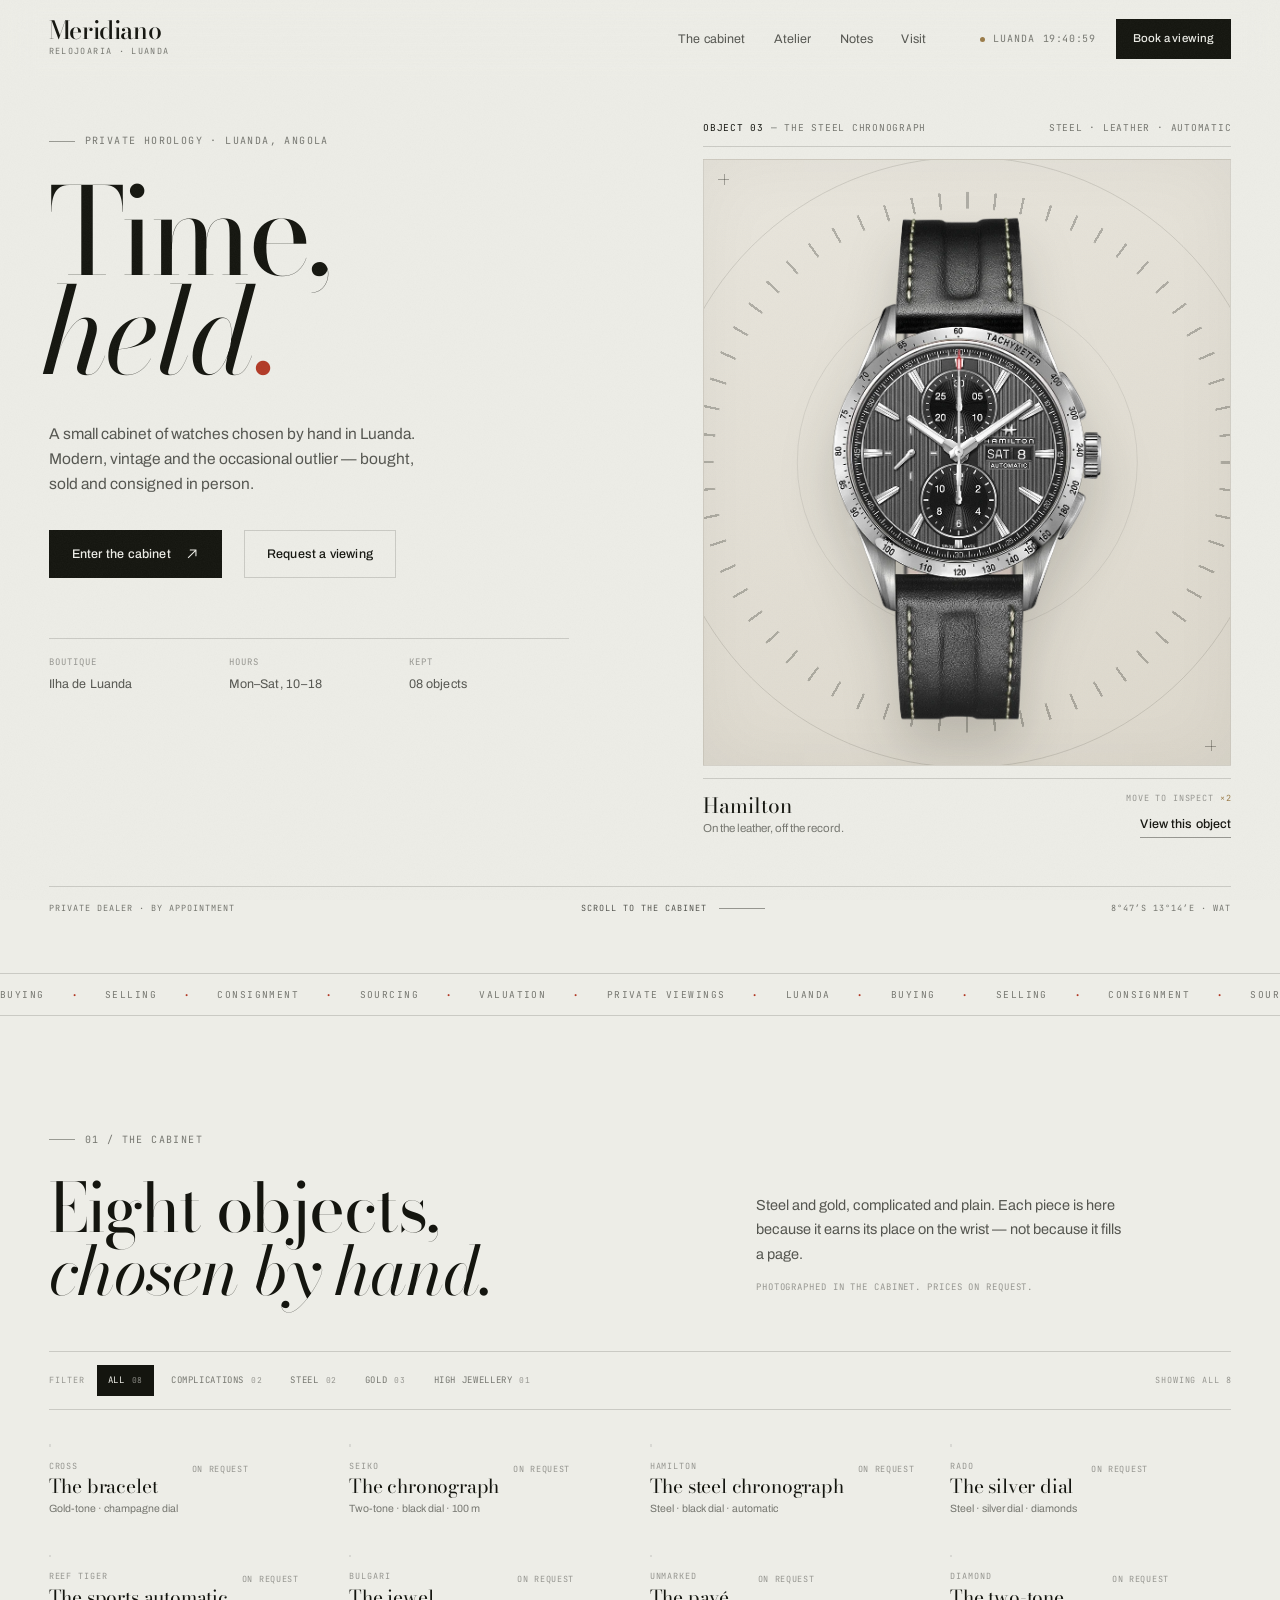
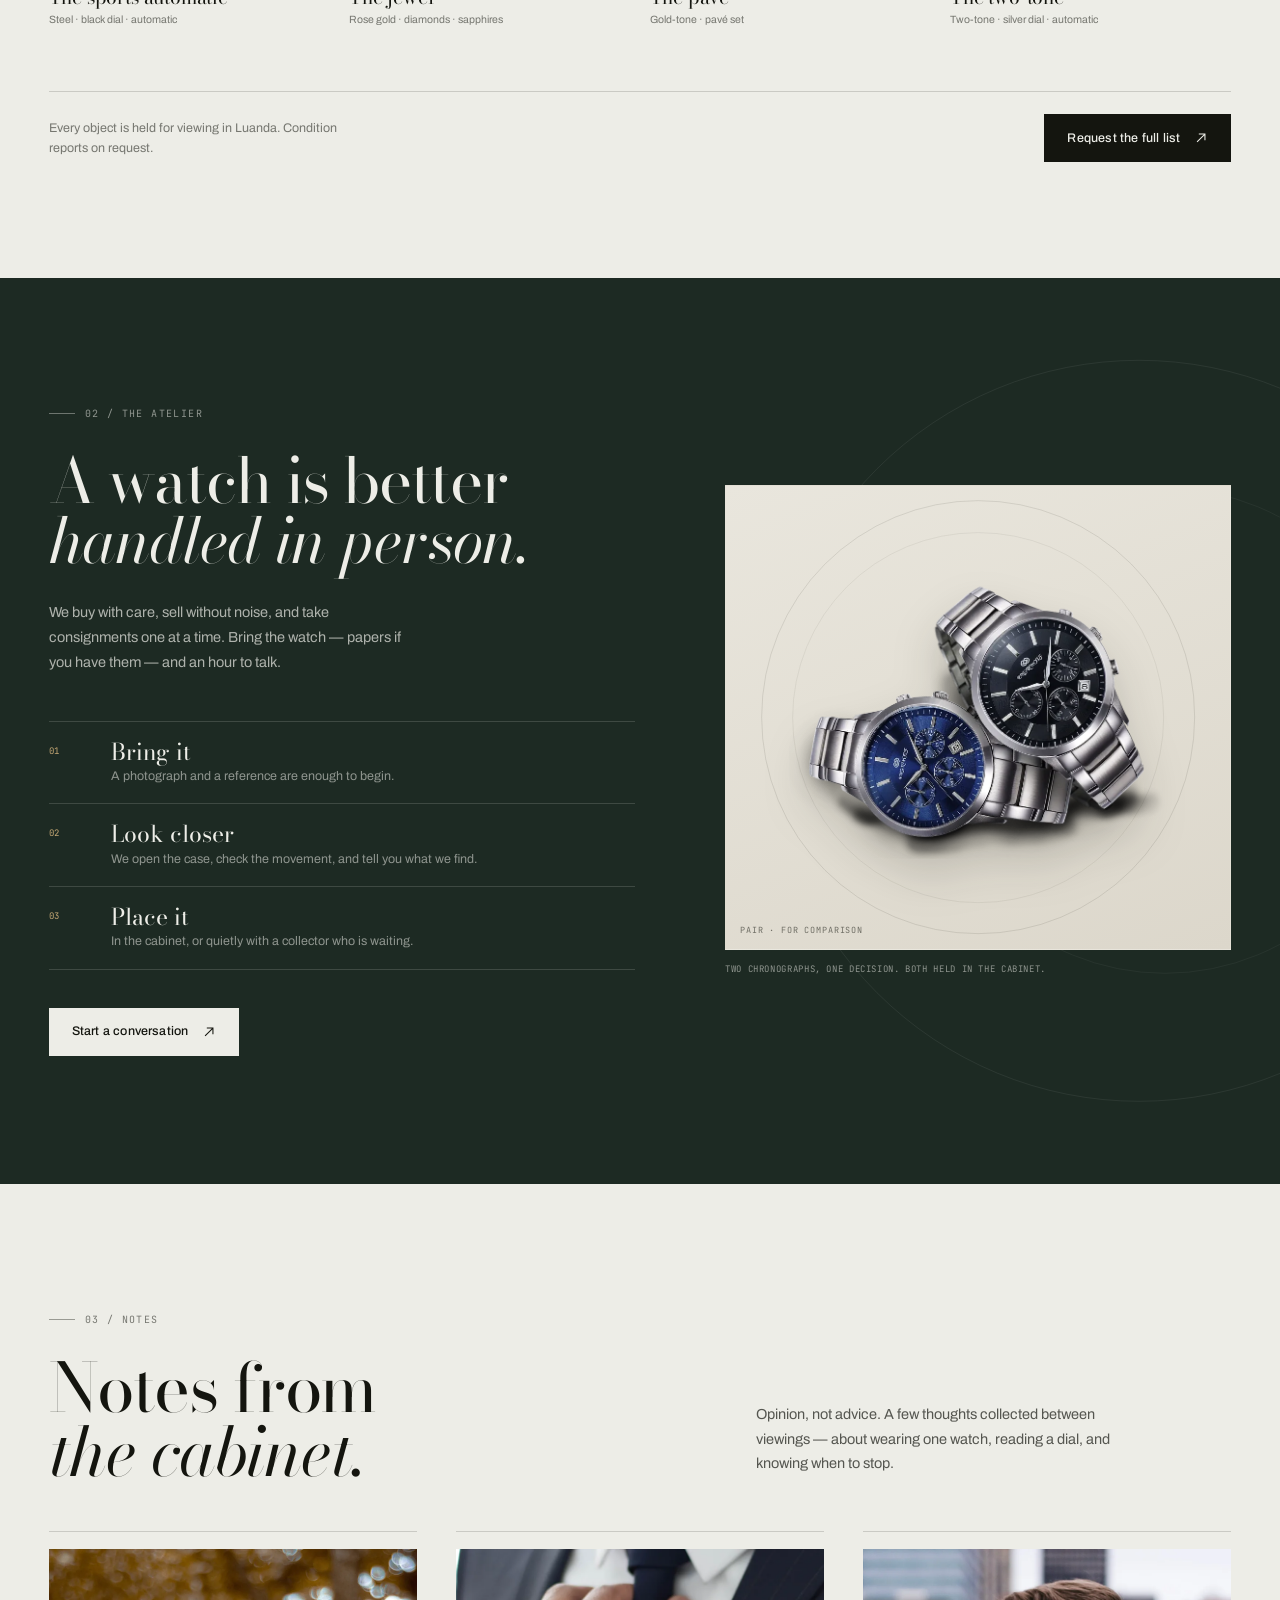
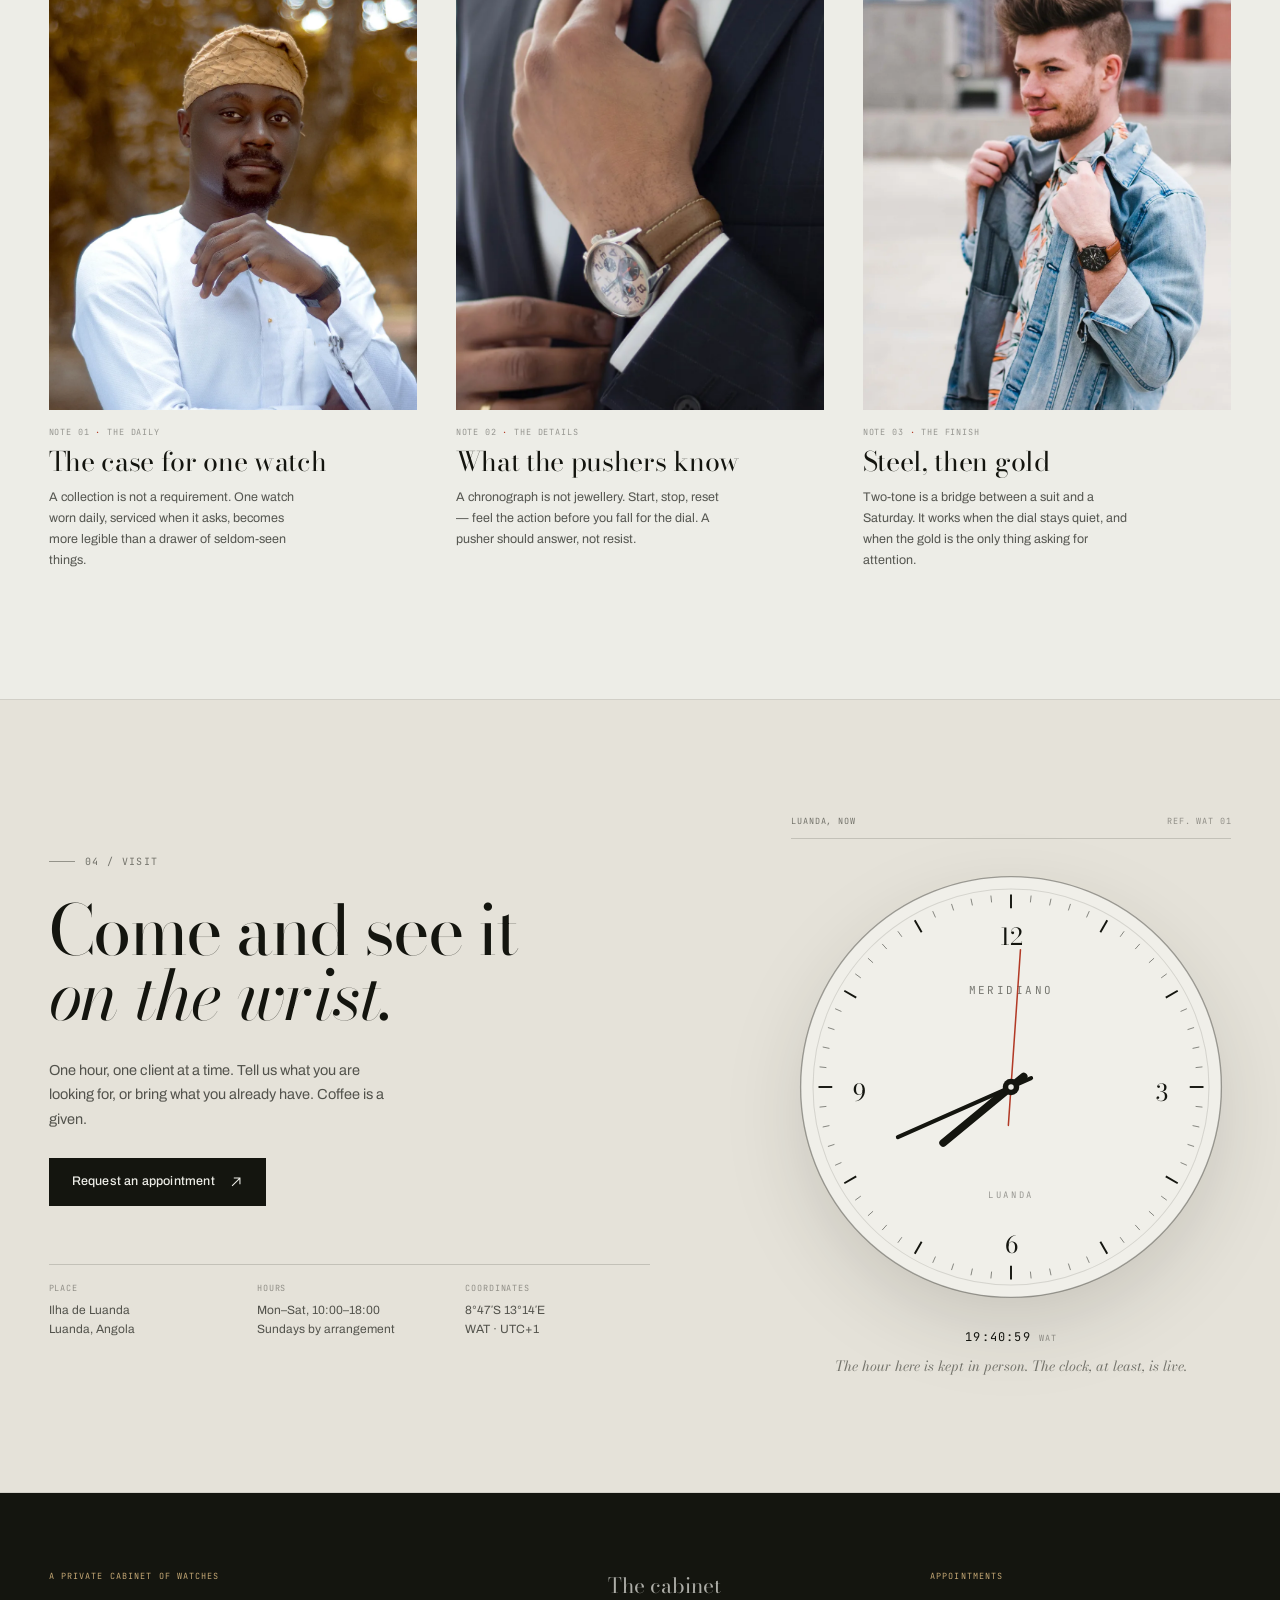
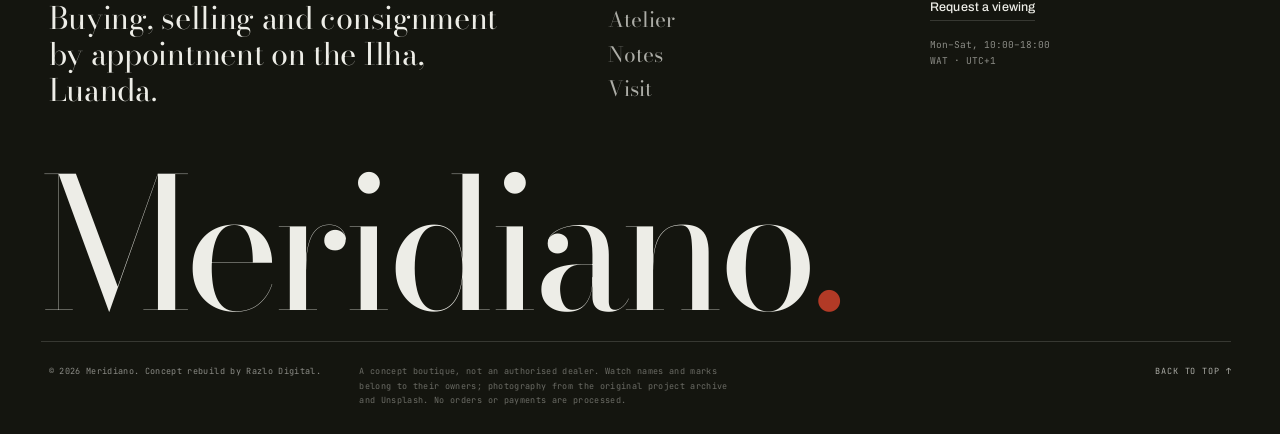
<file: index.html>
<!doctype html>
<html lang="en">
  <head>
    <meta charset="UTF-8" />
    <meta name="viewport" content="width=device-width, initial-scale=1.0" />
    <meta name="theme-color" content="#edede7" />
    <title>Meridiano — A private cabinet of watches, Luanda</title>
    <meta
      name="description"
      content="Meridiano is a concept watch cabinet in Luanda. Eight objects, chosen by hand, kept for viewing by appointment."
    />
    <meta property="og:title" content="Meridiano — A private cabinet of watches" />
    <meta
      property="og:description"
      content="A concept watch cabinet in Luanda. Eight objects, chosen by hand, shown by appointment."
    />
    <meta property="og:type" content="website" />
    <link rel="icon" type="image/svg+xml" href="assets/favicon.svg" />
    <link rel="preconnect" href="https://fonts.googleapis.com" />
    <link rel="preconnect" href="https://fonts.gstatic.com" crossorigin />
    <link
      href="https://fonts.googleapis.com/css2?family=Archivo:ital,wght@0,300..700;1,400&family=Bodoni+Moda:ital,opsz,wght@0,6..96,400;0,6..96,500;1,6..96,400;1,6..96,500&family=JetBrains+Mono:wght@400;500&display=swap"
      rel="stylesheet"
    />
    <link rel="stylesheet" href="styles.css" />
    <script>
      document.documentElement.classList.add('js');
    </script>
  </head>
  <body id="top">
    <a class="skip-link" href="#main">Skip to content</a>

    <header class="site-head" data-header>
      <div class="head-inner">
        <a class="wordmark" href="#top" aria-label="Meridiano, back to top">
          <span class="wordmark-name">Meridiano</span>
          <span class="wordmark-sub">Relojoaria · Luanda</span>
        </a>

        <nav class="desk-nav" aria-label="Primary">
          <a href="#cabinet">The cabinet</a>
          <a href="#atelier">Atelier</a>
          <a href="#notes">Notes</a>
          <a href="#visit">Visit</a>
        </nav>

        <div class="head-right">
          <p class="head-clock" aria-label="Current time in Luanda">
            <span class="pulse" aria-hidden="true"></span>
            <span class="head-city">Luanda</span>
            <time data-clock>--:--:--</time>
          </p>
          <button class="btn btn-sm btn-ink head-cta" type="button" data-open-booking>
            Book a viewing
          </button>
          <button
            class="menu-toggle"
            type="button"
            aria-haspopup="dialog"
            aria-controls="site-menu"
            data-open-menu
          >
            <span class="menu-toggle-label">Menu</span>
            <span class="menu-toggle-icon" aria-hidden="true"><i></i><i></i></span>
          </button>
        </div>
      </div>
    </header>

    <main id="main">
      <section class="hero" aria-labelledby="hero-title">
        <div class="shell">
          <div class="hero-grid">
            <div class="hero-copy">
              <p class="eyebrow"><span class="eyebrow-rule" aria-hidden="true"></span>Private horology · Luanda, Angola</p>
              <h1 class="hero-title" id="hero-title">
                <span>Time,</span>
                <em>held<span class="stop" aria-hidden="true">.</span></em>
              </h1>
              <p class="hero-lede">
                A small cabinet of watches chosen by hand in Luanda. Modern, vintage and the occasional
                outlier — bought, sold and consigned in person.
              </p>
              <div class="hero-actions">
                <a class="btn btn-ink" href="#cabinet">
                  Enter the cabinet
                  <svg viewBox="0 0 16 16" aria-hidden="true" focusable="false"><path d="M3.5 12.5 12.5 3.5M5.5 3.5h7v7" /></svg>
                </a>
                <button class="btn btn-quiet" type="button" data-open-booking>
                  Request a viewing
                </button>
              </div>
              <dl class="hero-facts">
                <div>
                  <dt>Boutique</dt>
                  <dd>Ilha de Luanda</dd>
                </div>
                <div>
                  <dt>Hours</dt>
                  <dd>Mon–Sat, 10–18</dd>
                </div>
                <div>
                  <dt>Kept</dt>
                  <dd><span data-count>08</span> objects</dd>
                </div>
              </dl>
            </div>

            <figure class="hero-figure">
              <div class="figure-top">
                <span><span class="figure-index">Object 03</span> — The steel chronograph</span>
                <span class="figure-top-meta">Steel · leather · automatic</span>
              </div>
              <div class="hero-stage" data-loupe-stage>
                <span class="hero-dial" aria-hidden="true"></span>
                <img
                  class="hero-watch"
                  src="assets/object-steel-chrono.webp"
                  alt="A steel automatic chronograph with a black dial, day-date window and tan leather strap, photographed upright."
                  width="621"
                  height="1125"
                  fetchpriority="high"
                  data-loupe-source
                />
                <div class="loupe" data-loupe aria-hidden="true">
                  <img src="assets/object-steel-chrono.webp" alt="" width="621" height="1125" />
                </div>
                <span class="stage-mark stage-mark-tl" aria-hidden="true"></span>
                <span class="stage-mark stage-mark-br" aria-hidden="true"></span>
              </div>
              <figcaption class="hero-caption">
                <div class="hero-caption-main">
                  <span class="caption-maker">Hamilton</span>
                  <span class="caption-line">On the leather, off the record.</span>
                </div>
                <div class="hero-caption-actions">
                  <span class="loupe-hint">Move to inspect <span aria-hidden="true">×2</span></span>
                  <button class="link-underline" type="button" data-object="03">
                    View this object
                  </button>
                </div>
              </figcaption>
            </figure>
          </div>

          <div class="hero-foot">
            <span>Private dealer · by appointment</span>
            <a class="scroll-cue" href="#cabinet">
              <span>Scroll to the cabinet</span>
              <span class="scroll-line" aria-hidden="true"></span>
            </a>
            <span class="hero-foot-right">8°47′S 13°14′E · WAT</span>
          </div>
        </div>
      </section>

      <section class="ticker" aria-label="Services offered by the boutique">
        <div class="ticker-track" data-ticker>
          <span>Buying</span><i aria-hidden="true">·</i>
          <span>Selling</span><i aria-hidden="true">·</i>
          <span>Consignment</span><i aria-hidden="true">·</i>
          <span>Sourcing</span><i aria-hidden="true">·</i>
          <span>Valuation</span><i aria-hidden="true">·</i>
          <span>Private viewings</span><i aria-hidden="true">·</i>
          <span>Luanda</span><i aria-hidden="true">·</i>
          <span>Buying</span><i aria-hidden="true">·</i>
          <span>Selling</span><i aria-hidden="true">·</i>
          <span>Consignment</span><i aria-hidden="true">·</i>
          <span>Sourcing</span><i aria-hidden="true">·</i>
          <span>Valuation</span><i aria-hidden="true">·</i>
          <span>Private viewings</span><i aria-hidden="true">·</i>
          <span>Luanda</span><i aria-hidden="true">·</i>
        </div>
      </section>

      <section class="cabinet" id="cabinet" aria-labelledby="cabinet-title">
        <div class="shell">
          <header class="section-head reveal">
            <div>
              <p class="eyebrow"><span class="eyebrow-rule" aria-hidden="true"></span>01 / The cabinet</p>
              <h2 id="cabinet-title">Eight objects,<br /><em>chosen by hand.</em></h2>
            </div>
            <div class="section-intro">
              <p>
                Steel and gold, complicated and plain. Each piece is here because it earns its place on
                the wrist — not because it fills a page.
              </p>
              <p class="section-note">Photographed in the cabinet. Prices on request.</p>
            </div>
          </header>

          <div class="cabinet-bar reveal">
            <div class="filter-group" role="group" aria-label="Filter objects by family">
              <span class="filter-label">Filter</span>
              <button class="chip is-active" type="button" data-filter="all" aria-pressed="true">
                All <span>08</span>
              </button>
              <button class="chip" type="button" data-filter="complications" aria-pressed="false">
                Complications <span>02</span>
              </button>
              <button class="chip" type="button" data-filter="steel" aria-pressed="false">
                Steel <span>02</span>
              </button>
              <button class="chip" type="button" data-filter="gold" aria-pressed="false">
                Gold <span>03</span>
              </button>
              <button class="chip" type="button" data-filter="jewellery" aria-pressed="false">
                High jewellery <span>01</span>
              </button>
            </div>
            <p class="result-count" aria-live="polite" data-result-count>Showing all 8</p>
          </div>

          <div class="object-grid" data-object-grid></div>
          <noscript>
            <p class="noscript-note">Enable JavaScript to browse the cabinet.</p>
          </noscript>

          <div class="cabinet-foot reveal">
            <p>Every object is held for viewing in Luanda. Condition reports on request.</p>
            <button class="btn btn-ink" type="button" data-open-booking>
              Request the full list
              <svg viewBox="0 0 16 16" aria-hidden="true" focusable="false"><path d="M3.5 12.5 12.5 3.5M5.5 3.5h7v7" /></svg>
            </button>
          </div>
        </div>
      </section>

      <section class="atelier" id="atelier" aria-labelledby="atelier-title">
        <div class="shell">
          <div class="atelier-grid">
            <div class="atelier-copy reveal">
              <p class="eyebrow eyebrow-light"><span class="eyebrow-rule" aria-hidden="true"></span>02 / The atelier</p>
              <h2 id="atelier-title">A watch is better<br /><em>handled in person.</em></h2>
              <p class="atelier-lede">
                We buy with care, sell without noise, and take consignments one at a time. Bring the
                watch — papers if you have them — and an hour to talk.
              </p>

              <ol class="steps">
                <li>
                  <span class="step-no">01</span>
                  <div>
                    <h3>Bring it</h3>
                    <p>A photograph and a reference are enough to begin.</p>
                  </div>
                </li>
                <li>
                  <span class="step-no">02</span>
                  <div>
                    <h3>Look closer</h3>
                    <p>We open the case, check the movement, and tell you what we find.</p>
                  </div>
                </li>
                <li>
                  <span class="step-no">03</span>
                  <div>
                    <h3>Place it</h3>
                    <p>In the cabinet, or quietly with a collector who is waiting.</p>
                  </div>
                </li>
              </ol>

              <button class="btn btn-paper" type="button" data-open-booking data-interest="Selling or consigning">
                Start a conversation
                <svg viewBox="0 0 16 16" aria-hidden="true" focusable="false"><path d="M3.5 12.5 12.5 3.5M5.5 3.5h7v7" /></svg>
              </button>
            </div>

            <figure class="atelier-figure reveal">
              <div class="atelier-plate">
                <span class="atelier-dial" aria-hidden="true"></span>
                <img
                  src="assets/object-pair.webp"
                  alt="Two steel chronograph watches with blue and black dials, laid side by side."
                  width="815"
                  height="597"
                  loading="lazy"
                  decoding="async"
                />
                <span class="atelier-object-no">Pair · for comparison</span>
              </div>
              <figcaption>
                Two chronographs, one decision. Both held in the cabinet.
              </figcaption>
            </figure>
          </div>
        </div>
      </section>

      <section class="notes" id="notes" aria-labelledby="notes-title">
        <div class="shell">
          <header class="section-head reveal">
            <div>
              <p class="eyebrow"><span class="eyebrow-rule" aria-hidden="true"></span>03 / Notes</p>
              <h2 id="notes-title">Notes from<br /><em>the cabinet.</em></h2>
            </div>
            <div class="section-intro">
              <p>
                Opinion, not advice. A few thoughts collected between viewings — about wearing one
                watch, reading a dial, and knowing when to stop.
              </p>
            </div>
          </header>

          <div class="notes-grid">
            <article class="note reveal">
              <figure class="note-figure note-figure-portrait">
                <img
                  src="assets/editorial-portrait.webp"
                  alt="A man in white linen resting his hand on his arm, wearing a black watch."
                  width="1000"
                  height="1250"
                  loading="lazy"
                  decoding="async"
                />
              </figure>
              <p class="note-index">Note 01 <span>·</span> The daily</p>
              <h3>The case for one watch</h3>
              <p>
                A collection is not a requirement. One watch worn daily, serviced when it asks,
                becomes more legible than a drawer of seldom-seen things.
              </p>
            </article>

            <article class="note reveal">
              <figure class="note-figure note-figure-wide">
                <img
                  src="assets/editorial-suit.webp"
                  alt="A close crop of a pinstripe suit and tie, with a steel chronograph on a tan strap at the cuff."
                  width="1600"
                  height="1000"
                  loading="lazy"
                  decoding="async"
                />
              </figure>
              <p class="note-index">Note 02 <span>·</span> The details</p>
              <h3>What the pushers know</h3>
              <p>
                A chronograph is not jewellery. Start, stop, reset — feel the action before you fall
                for the dial. A pusher should answer, not resist.
              </p>
            </article>

            <article class="note reveal">
              <figure class="note-figure note-figure-portrait">
                <img
                  src="assets/editorial-street.webp"
                  alt="A man in a denim jacket holding his lapel, a dark steel watch on a brown strap visible at his wrist."
                  width="1000"
                  height="1250"
                  loading="lazy"
                  decoding="async"
                />
              </figure>
              <p class="note-index">Note 03 <span>·</span> The finish</p>
              <h3>Steel, then gold</h3>
              <p>
                Two-tone is a bridge between a suit and a Saturday. It works when the dial stays
                quiet, and when the gold is the only thing asking for attention.
              </p>
            </article>
          </div>
        </div>
      </section>

      <section class="visit" id="visit" aria-labelledby="visit-title">
        <div class="shell">
          <div class="visit-grid">
            <div class="visit-copy reveal">
              <p class="eyebrow"><span class="eyebrow-rule" aria-hidden="true"></span>04 / Visit</p>
              <h2 id="visit-title">Come and see it<br /><em>on the wrist.</em></h2>
              <p class="visit-lede">
                One hour, one client at a time. Tell us what you are looking for, or bring what you
                already have. Coffee is a given.
              </p>
              <button class="btn btn-ink" type="button" data-open-booking>
                Request an appointment
                <svg viewBox="0 0 16 16" aria-hidden="true" focusable="false"><path d="M3.5 12.5 12.5 3.5M5.5 3.5h7v7" /></svg>
              </button>

              <dl class="visit-facts">
                <div>
                  <dt>Place</dt>
                  <dd>Ilha de Luanda<br />Luanda, Angola</dd>
                </div>
                <div>
                  <dt>Hours</dt>
                  <dd>Mon–Sat, 10:00–18:00<br />Sundays by arrangement</dd>
                </div>
                <div>
                  <dt>Coordinates</dt>
                  <dd>8°47′S 13°14′E<br />WAT · UTC+1</dd>
                </div>
              </dl>
            </div>

            <div class="visit-dial-wrap reveal">
              <div class="visit-dial-head">
                <span>Luanda, now</span>
                <span class="visit-dial-ref">Ref. WAT 01</span>
              </div>
              <div class="live-dial">
                <svg viewBox="0 0 320 320" role="img" aria-labelledby="dial-title dial-desc">
                  <title id="dial-title">The current time in Luanda</title>
                  <desc id="dial-desc">A live clock dial showing hours, minutes and seconds in Luanda.</desc>
                  <circle class="dial-rim" cx="160" cy="160" r="153" />
                  <circle class="dial-inner" cx="160" cy="160" r="144" />
                  <g class="dial-ticks" data-dial-ticks aria-hidden="true"></g>
                  <g class="dial-numerals" aria-hidden="true">
                    <text x="160" y="57">12</text>
                    <text x="270" y="170">3</text>
                    <text x="160" y="281">6</text>
                    <text x="50" y="170">9</text>
                  </g>
                  <text class="dial-word" x="160" y="92">MERIDIANO</text>
                  <text class="dial-word dial-word-small" x="160" y="241">LUANDA</text>
                  <line class="hand hand-hour" data-hand-hour x1="160" y1="172" x2="160" y2="96" />
                  <line class="hand hand-minute" data-hand-minute x1="160" y1="176" x2="160" y2="70" />
                  <line class="hand hand-second" data-hand-second x1="160" y1="188" x2="160" y2="60" />
                  <circle class="hand-pin" cx="160" cy="160" r="6" />
                  <circle class="hand-pin-dot" cx="160" cy="160" r="2" />
                </svg>
              </div>
              <p class="dial-digital"><time data-clock>--:--:--</time> <span>WAT</span></p>
              <p class="dial-note">The hour here is kept in person. The clock, at least, is live.</p>
            </div>
          </div>
        </div>
      </section>
    </main>

    <footer class="site-foot">
      <div class="shell">
        <div class="foot-grid">
          <div class="foot-brand">
            <p class="foot-eyebrow">A private cabinet of watches</p>
            <p class="foot-lede">
              Buying, selling and consignment by appointment on the Ilha, Luanda.
            </p>
          </div>
          <nav class="foot-nav" aria-label="Footer">
            <a href="#cabinet">The cabinet</a>
            <a href="#atelier">Atelier</a>
            <a href="#notes">Notes</a>
            <a href="#visit">Visit</a>
          </nav>
          <div class="foot-visit">
            <p class="foot-label">Appointments</p>
            <button class="link-underline link-light" type="button" data-open-booking>
              Request a viewing
            </button>
            <p class="foot-hours">Mon–Sat, 10:00–18:00<br />WAT · UTC+1</p>
          </div>
        </div>

        <p class="foot-mark" aria-hidden="true">Meridiano</p>

        <div class="foot-bottom">
          <p>© 2026 Meridiano. Concept rebuild by Razlo Digital.</p>
          <p class="foot-disclaimer">
            A concept boutique, not an authorised dealer. Watch names and marks belong to their
            owners; photography from the original project archive and Unsplash. No orders or payments
            are processed.
          </p>
          <a class="back-top" href="#top">Back to top <span aria-hidden="true">↑</span></a>
        </div>
      </div>
    </footer>

    <dialog class="site-menu" id="site-menu" aria-labelledby="menu-title">
      <div class="menu-shell">
        <div class="menu-head">
          <p class="wordmark-name" id="menu-title">Meridiano</p>
          <button class="menu-close" type="button" data-close-menu aria-label="Close menu">
            <span>Close</span>
            <span class="menu-close-x" aria-hidden="true"></span>
          </button>
        </div>
        <nav class="menu-nav" aria-label="Mobile">
          <a href="#cabinet" data-menu-link><span aria-hidden="true">01</span>The cabinet</a>
          <a href="#atelier" data-menu-link><span aria-hidden="true">02</span>Atelier</a>
          <a href="#notes" data-menu-link><span aria-hidden="true">03</span>Notes</a>
          <a href="#visit" data-menu-link><span aria-hidden="true">04</span>Visit</a>
        </nav>
        <div class="menu-foot">
          <p class="head-clock">
            <span class="pulse" aria-hidden="true"></span>
            Luanda <time data-clock>--:--:--</time>
          </p>
          <button class="btn btn-ink" type="button" data-open-booking data-close-menu-first>
            Book a viewing
          </button>
          <p class="menu-note">Ilha de Luanda · 8°47′S 13°14′E</p>
        </div>
      </div>
    </dialog>

    <dialog class="object-dialog" id="object-dialog" aria-labelledby="object-dialog-title">
      <div class="object-dialog-shell">
        <button class="dialog-close" type="button" data-close-object aria-label="Close object">
          <span aria-hidden="true"></span>
        </button>
        <div class="object-dialog-figure">
          <span class="object-dialog-index" data-object-index>Object 03</span>
          <img src="assets/object-steel-chrono.webp" alt="" data-object-image />
        </div>
        <div class="object-dialog-copy">
          <p class="eyebrow"><span class="eyebrow-rule" aria-hidden="true"></span><span data-object-maker>Hamilton</span></p>
          <h2 id="object-dialog-title" data-object-title>The steel chronograph</h2>
          <p class="object-dialog-desc" data-object-desc></p>
          <dl class="object-specs" data-object-specs></dl>
          <div class="object-dialog-price">
            <span>Price</span>
            <strong>On request</strong>
          </div>
          <div class="object-dialog-actions">
            <button class="btn btn-ink" type="button" data-object-booking>
              Request details
              <svg viewBox="0 0 16 16" aria-hidden="true" focusable="false"><path d="M3.5 12.5 12.5 3.5M5.5 3.5h7v7" /></svg>
            </button>
            <p>Held in Luanda. Condition report on request.</p>
          </div>
        </div>
      </div>
    </dialog>

    <dialog class="booking-dialog" id="booking-dialog" aria-labelledby="booking-title">
      <div class="booking-shell">
        <button class="dialog-close dialog-close-dark" type="button" data-close-booking aria-label="Close appointment request">
          <span aria-hidden="true"></span>
        </button>
        <div class="booking-aside">
          <div class="booking-deco" aria-hidden="true"></div>
          <p class="eyebrow eyebrow-light"><span class="eyebrow-rule" aria-hidden="true"></span>By appointment</p>
          <h2 id="booking-title">An hour,<br /><em>kept for you.</em></h2>
          <p>
            Viewings are held on the Ilha, one client at a time. Bring a watch, a question, or
            nothing at all.
          </p>
          <dl class="booking-facts">
            <div><dt>Hours</dt><dd>Mon–Sat, 10:00–18:00</dd></div>
            <div><dt>Place</dt><dd>Ilha de Luanda, Angola</dd></div>
            <div><dt>Now</dt><dd><time data-clock>--:--:--</time> WAT</dd></div>
          </dl>
        </div>

        <div class="booking-main">
          <form class="booking-form" data-booking-form novalidate>
            <p class="booking-kicker">Request a viewing</p>
            <div class="field-row">
              <div class="field">
                <label for="booking-name">Your name</label>
                <input id="booking-name" name="name" type="text" autocomplete="name" required />
              </div>
              <div class="field">
                <label for="booking-email">Email</label>
                <input id="booking-email" name="email" type="email" autocomplete="email" required />
              </div>
            </div>
            <div class="field-row">
              <div class="field">
                <label for="booking-interest">What brings you in?</label>
                <select id="booking-interest" name="interest">
                  <option>A viewing</option>
                  <option>Buying</option>
                  <option>Selling or consigning</option>
                  <option>Sourcing a piece</option>
                </select>
              </div>
              <div class="field">
                <label for="booking-object">Object of interest</label>
                <select id="booking-object" name="object" data-booking-object>
                  <option value="">No particular object</option>
                </select>
              </div>
            </div>
            <div class="field">
              <label for="booking-date">Preferred day</label>
              <input id="booking-date" name="date" type="date" />
            </div>
            <div class="field">
              <label for="booking-message">Anything we should know?</label>
              <textarea id="booking-message" name="message" rows="3" placeholder="A reference, a wrist size, a question."></textarea>
            </div>
            <p class="form-error" data-booking-error role="alert" hidden></p>
            <div class="booking-actions">
              <button class="btn btn-ink" type="submit">
                Prepare request
                <svg viewBox="0 0 16 16" aria-hidden="true" focusable="false"><path d="M3.5 12.5 12.5 3.5M5.5 3.5h7v7" /></svg>
              </button>
              <p>This concept has no booking server. Your note is prepared for you to copy.</p>
            </div>
          </form>

          <div class="booking-ready" data-booking-ready hidden>
            <p class="booking-kicker">Your note is ready</p>
            <h3>Copy it and send it to the atelier.</h3>
            <p class="booking-ready-copy">
              This is a concept site, so nothing is sent automatically. Your details are below.
            </p>
            <pre class="booking-summary" data-booking-summary></pre>
            <div class="booking-ready-actions">
              <button class="btn btn-ink" type="button" data-copy-request>Copy the note</button>
              <button class="btn btn-quiet" type="button" data-booking-reset>Edit request</button>
            </div>
            <p class="copy-status" data-copy-status role="status" aria-live="polite"></p>
          </div>
        </div>
      </div>
    </dialog>

    <script src="app.js"></script>
  </body>
</html>
</file>
<file: styles.css>
/* ==========================================================================
   Meridiano — a private cabinet of watches
   Concept rebuild · Razlo Digital
   ========================================================================== */

:root {
  --paper: #edede7;
  --paper-2: #e5e2d9;
  --paper-3: #d9d5c9;
  --ink: #14150f;
  --ink-70: rgba(20, 21, 15, 0.7);
  --ink-55: rgba(20, 21, 15, 0.55);
  --ink-40: rgba(20, 21, 15, 0.4);
  --olive: #1d2a23;
  --olive-2: #26352c;
  --brass: #9a7b48;
  --brass-light: #c5a875;
  --signal: #b23a26;
  --line: rgba(20, 21, 15, 0.16);
  --line-soft: rgba(20, 21, 15, 0.09);
  --line-dark: rgba(237, 237, 231, 0.16);
  --paper-70: rgba(237, 237, 231, 0.7);
  --paper-55: rgba(237, 237, 231, 0.55);
  --serif: 'Bodoni Moda', 'Times New Roman', serif;
  --sans: 'Archivo', system-ui, -apple-system, sans-serif;
  --mono: 'JetBrains Mono', 'SFMono-Regular', Consolas, monospace;
  --ease: cubic-bezier(0.22, 0.72, 0.18, 1);
  --pad: clamp(20px, 3.8vw, 56px);
  --max: 1520px;
}

*,
*::before,
*::after {
  box-sizing: border-box;
}

html {
  scroll-behavior: smooth;
  -webkit-text-size-adjust: 100%;
}

body {
  margin: 0;
  background: var(--paper);
  color: var(--ink);
  font-family: var(--sans);
  font-size: 15px;
  font-weight: 400;
  line-height: 1.6;
  -webkit-font-smoothing: antialiased;
  text-rendering: optimizeLegibility;
  overflow-x: clip;
}

body::before {
  content: '';
  position: fixed;
  inset: 0;
  z-index: 200;
  pointer-events: none;
  opacity: 0.045;
  background-image: url("data:image/svg+xml,%3Csvg xmlns='http://www.w3.org/2000/svg' width='160' height='160'%3E%3Cfilter id='n'%3E%3CfeTurbulence type='fractalNoise' baseFrequency='0.85' numOctaves='3' stitchTiles='stitch'/%3E%3CfeColorMatrix type='saturate' values='0'/%3E%3C/filter%3E%3Crect width='160' height='160' filter='url(%23n)'/%3E%3C/svg%3E");
}

html.is-locked {
  overflow: hidden;
}

img {
  max-width: 100%;
  display: block;
}

a {
  color: inherit;
  text-decoration: none;
}

button {
  font: inherit;
  color: inherit;
  background: none;
  border: 0;
  padding: 0;
  cursor: pointer;
}

h1,
h2,
h3,
p,
figure,
dl,
dd,
ol,
ul {
  margin: 0;
}

ol,
ul {
  padding: 0;
  list-style: none;
}

::selection {
  background: var(--signal);
  color: var(--paper);
}

:focus-visible {
  outline: 2px solid var(--brass);
  outline-offset: 3px;
}

[hidden] {
  display: none !important;
}

/* --------------------------------------------------------------------------
   Shared
   -------------------------------------------------------------------------- */

section[id],
[id='top'] {
  scroll-margin-top: 82px;
}

.shell {
  width: 100%;
  max-width: var(--max);
  margin-inline: auto;
  padding-inline: var(--pad);
}

.skip-link {
  position: fixed;
  top: 12px;
  left: 12px;
  z-index: 400;
  padding: 10px 14px;
  background: var(--ink);
  color: var(--paper);
  font-family: var(--mono);
  font-size: 11px;
  letter-spacing: 0.06em;
  transform: translateY(-160%);
  transition: transform 0.2s var(--ease);
}

.skip-link:focus {
  transform: none;
}

.eyebrow {
  display: flex;
  align-items: center;
  gap: 10px;
  font-family: var(--mono);
  font-size: 10px;
  font-weight: 400;
  letter-spacing: 0.14em;
  text-transform: uppercase;
  color: var(--ink-55);
}

.eyebrow-rule {
  width: 26px;
  height: 1px;
  flex: 0 0 auto;
  background: currentColor;
  opacity: 0.7;
}

.eyebrow-light {
  color: var(--paper-55);
}

.btn {
  display: inline-flex;
  align-items: center;
  justify-content: center;
  gap: 14px;
  min-height: 48px;
  padding: 13px 22px;
  border: 1px solid var(--ink);
  font-family: var(--sans);
  font-size: 12.5px;
  font-weight: 500;
  letter-spacing: 0.015em;
  line-height: 1;
  white-space: nowrap;
  transition:
    background-color 0.3s var(--ease),
    color 0.3s var(--ease),
    border-color 0.3s var(--ease);
}

.btn svg {
  width: 14px;
  height: 14px;
  flex: 0 0 auto;
  fill: none;
  stroke: currentColor;
  stroke-width: 1.2;
  transition: transform 0.35s var(--ease);
}

.btn:hover svg {
  transform: translate(2px, -2px);
}

.btn-ink {
  background: var(--ink);
  color: var(--paper);
  border-color: var(--ink);
}

.btn-ink:hover {
  background: var(--olive-2);
  border-color: var(--olive-2);
}

.btn-quiet {
  background: transparent;
  color: var(--ink);
  border-color: var(--line);
}

.btn-quiet:hover {
  border-color: var(--ink);
}

.btn-paper {
  background: var(--paper);
  color: var(--ink);
  border-color: var(--paper);
}

.btn-paper:hover {
  background: var(--brass-light);
  border-color: var(--brass-light);
}

.btn-sm {
  min-height: 38px;
  padding: 10px 16px;
  font-size: 11.5px;
}

.link-underline {
  display: inline-block;
  border-bottom: 1px solid var(--ink-40);
  padding-bottom: 3px;
  font-family: var(--sans);
  font-size: 12.5px;
  font-weight: 500;
  letter-spacing: 0.01em;
  transition:
    color 0.25s var(--ease),
    border-color 0.25s var(--ease);
}

.link-underline:hover {
  color: var(--signal);
  border-color: var(--signal);
}

.link-light {
  border-color: var(--line-dark);
  color: var(--paper);
}

.link-light:hover {
  color: var(--brass-light);
  border-color: var(--brass-light);
}

.noscript-note {
  padding: 24px;
  border: 1px solid var(--line);
  font-family: var(--mono);
  font-size: 11px;
  letter-spacing: 0.06em;
}

/* --------------------------------------------------------------------------
   Header
   -------------------------------------------------------------------------- */

.site-head {
  position: sticky;
  top: 0;
  z-index: 60;
  background: rgba(237, 237, 231, 0.84);
  border-bottom: 1px solid transparent;
  backdrop-filter: blur(16px);
  -webkit-backdrop-filter: blur(16px);
  transition: border-color 0.35s var(--ease), background-color 0.35s var(--ease);
}

.site-head.is-scrolled {
  border-color: var(--line-soft);
  background: rgba(237, 237, 231, 0.94);
}

.head-inner {
  display: flex;
  align-items: center;
  justify-content: space-between;
  gap: 28px;
  min-height: 78px;
  width: 100%;
  max-width: var(--max);
  margin-inline: auto;
  padding-inline: var(--pad);
}

.wordmark {
  display: inline-flex;
  flex-direction: column;
  gap: 4px;
  flex: 0 0 auto;
}

.wordmark-name {
  font-family: var(--serif);
  font-size: 25px;
  font-weight: 500;
  letter-spacing: -0.015em;
  line-height: 0.9;
}

.wordmark-sub {
  font-family: var(--mono);
  font-size: 8.5px;
  letter-spacing: 0.16em;
  text-transform: uppercase;
  color: var(--ink-55);
}

.desk-nav {
  display: flex;
  align-items: center;
  gap: clamp(18px, 2.2vw, 34px);
  margin-left: auto;
  margin-right: clamp(12px, 2vw, 32px);
}

.desk-nav a {
  position: relative;
  padding: 8px 0;
  font-size: 12.5px;
  letter-spacing: 0.01em;
  color: var(--ink-70);
  transition: color 0.25s var(--ease);
}

.desk-nav a::after {
  content: '';
  position: absolute;
  left: 0;
  right: 0;
  bottom: 2px;
  height: 1px;
  background: var(--ink);
  transform: scaleX(0);
  transform-origin: right;
  transition: transform 0.35s var(--ease);
}

.desk-nav a:hover {
  color: var(--ink);
}

.desk-nav a:hover::after {
  transform: scaleX(1);
  transform-origin: left;
}

.head-right {
  display: flex;
  align-items: center;
  gap: clamp(12px, 1.6vw, 22px);
  flex: 0 0 auto;
}

.head-clock {
  display: flex;
  align-items: center;
  gap: 8px;
  font-family: var(--mono);
  font-size: 10px;
  letter-spacing: 0.06em;
  color: var(--ink-55);
  font-variant-numeric: tabular-nums;
  white-space: nowrap;
}

.head-city {
  letter-spacing: 0.1em;
  text-transform: uppercase;
}

.pulse {
  width: 5px;
  height: 5px;
  border-radius: 50%;
  background: var(--brass);
  box-shadow: 0 0 0 0 rgba(154, 123, 72, 0.5);
  animation: pulse 3.4s var(--ease) infinite;
}

.head-cta {
  min-height: 40px;
}

.menu-toggle {
  display: none;
  align-items: center;
  gap: 12px;
  min-height: 40px;
  padding: 0 2px;
}

.menu-toggle-label {
  font-family: var(--mono);
  font-size: 9.5px;
  letter-spacing: 0.12em;
  text-transform: uppercase;
}

.menu-toggle-icon {
  display: flex;
  flex-direction: column;
  gap: 4px;
  width: 18px;
}

.menu-toggle-icon i {
  display: block;
  height: 1px;
  background: var(--ink);
  transition: transform 0.25s var(--ease);
}

.menu-toggle:hover .menu-toggle-icon i:first-child {
  transform: translateX(3px);
}

@keyframes pulse {
  0%,
  100% {
    box-shadow: 0 0 0 0 rgba(154, 123, 72, 0.4);
  }
  50% {
    box-shadow: 0 0 0 5px rgba(154, 123, 72, 0);
  }
}

/* --------------------------------------------------------------------------
   Hero
   -------------------------------------------------------------------------- */

.hero {
  padding-top: clamp(32px, 4.6vh, 62px);
  padding-bottom: clamp(20px, 3vw, 36px);
}

.hero-grid {
  display: grid;
  grid-template-columns: minmax(0, 1.06fr) minmax(0, 0.94fr);
  gap: clamp(28px, 4.6vw, 78px);
  align-items: start;
}

.hero-copy {
  padding-top: clamp(4px, 1vw, 16px);
}

.hero-title {
  margin-top: clamp(20px, 3vw, 34px);
  font-family: var(--serif);
  font-size: clamp(78px, 9.4vw, 154px);
  font-weight: 400;
  line-height: 0.82;
  letter-spacing: -0.035em;
}

.hero-title > span {
  display: block;
}

.hero-title em {
  display: block;
  font-weight: 400;
  font-style: italic;
  letter-spacing: -0.025em;
  margin-left: -0.06em;
}

.hero-title .stop {
  color: var(--signal);
  font-style: normal;
}

.hero-lede {
  max-width: 42ch;
  margin-top: clamp(24px, 3.4vw, 40px);
  font-size: clamp(15.5px, 1.15vw, 18px);
  line-height: 1.62;
  color: var(--ink-70);
}

.hero-actions {
  display: flex;
  align-items: center;
  gap: 22px;
  flex-wrap: wrap;
  margin-top: clamp(24px, 3vw, 34px);
}

.hero-facts {
  display: grid;
  grid-template-columns: repeat(3, minmax(0, 1fr));
  gap: 20px;
  max-width: 520px;
  margin-top: clamp(36px, 5vw, 60px);
  padding-top: 16px;
  border-top: 1px solid var(--line);
}

.hero-facts dt {
  font-family: var(--mono);
  font-size: 9px;
  letter-spacing: 0.12em;
  text-transform: uppercase;
  color: var(--ink-40);
}

.hero-facts dd {
  margin-top: 5px;
  font-size: 12.5px;
  letter-spacing: 0.01em;
  color: var(--ink-70);
}

.hero-figure {
  width: 100%;
  max-width: 552px;
  justify-self: end;
}

.figure-top {
  display: flex;
  align-items: baseline;
  justify-content: space-between;
  gap: 18px;
  padding-bottom: 10px;
  margin-bottom: 12px;
  border-bottom: 1px solid var(--line);
  font-family: var(--mono);
  font-size: 9.5px;
  letter-spacing: 0.08em;
  text-transform: uppercase;
  color: var(--ink-55);
}

.figure-index {
  color: var(--ink);
}

.figure-top-meta {
  text-align: right;
}

.hero-stage {
  position: relative;
  aspect-ratio: 1 / 1.15;
  background: linear-gradient(158deg, #e9e6dd 0%, #ddd8cc 100%);
  border: 1px solid var(--line-soft);
  overflow: hidden;
  isolation: isolate;
  cursor: crosshair;
  box-shadow: inset 0 0 70px rgba(20, 21, 15, 0.045);
}

.hero-dial {
  position: absolute;
  left: 50%;
  top: 50%;
  width: 116%;
  aspect-ratio: 1;
  transform: translate(-50%, -50%);
  border: 1px solid rgba(20, 21, 15, 0.12);
  border-radius: 50%;
  pointer-events: none;
  z-index: 0;
}

.hero-dial::before {
  content: '';
  position: absolute;
  inset: 5.5%;
  border-radius: 50%;
  background: repeating-conic-gradient(
    from -0.2deg,
    rgba(20, 21, 15, 0.26) 0deg 0.5deg,
    transparent 0.5deg 6deg
  );
  -webkit-mask: radial-gradient(closest-side, transparent 93.5%, #000 94%);
  mask: radial-gradient(closest-side, transparent 93.5%, #000 94%);
}

.hero-dial::after {
  content: '';
  position: absolute;
  inset: 22%;
  border: 1px solid rgba(20, 21, 15, 0.08);
  border-radius: 50%;
}

.hero-watch {
  position: absolute;
  left: 50%;
  top: 51%;
  z-index: 2;
  width: auto;
  height: auto;
  max-width: 82%;
  max-height: 86%;
  transform: translate(-50%, -50%);
  filter: drop-shadow(0 30px 26px rgba(20, 21, 15, 0.18));
}

.loupe {
  position: absolute;
  z-index: 6;
  width: clamp(130px, 13vw, 178px);
  height: clamp(130px, 13vw, 178px);
  border-radius: 50%;
  border: 1px solid rgba(20, 21, 15, 0.5);
  overflow: hidden;
  background: var(--paper-2);
  box-shadow:
    0 22px 45px rgba(20, 21, 15, 0.2),
    inset 0 0 0 6px rgba(237, 237, 231, 0.28);
  opacity: 0;
  scale: 0.94;
  transform: translate(-50%, -50%);
  transition: opacity 0.18s var(--ease), scale 0.18s var(--ease);
  pointer-events: none;
}

.loupe::after {
  content: '';
  position: absolute;
  inset: 50% 50% auto auto;
  width: 10px;
  height: 10px;
  border-right: 1px solid var(--ink-40);
  border-bottom: 1px solid var(--ink-40);
  transform: translate(1px, 1px);
}

.loupe img {
  position: absolute;
  max-width: none;
  width: auto;
  height: auto;
  filter: none;
}

.hero-stage.is-louping .loupe {
  opacity: 1;
  scale: 1;
}

.stage-mark {
  position: absolute;
  z-index: 3;
  width: 11px;
  height: 11px;
  pointer-events: none;
}

.stage-mark::before,
.stage-mark::after {
  content: '';
  position: absolute;
  background: var(--ink);
  opacity: 0.32;
}

.stage-mark::before {
  left: 0;
  right: 0;
  top: 50%;
  height: 1px;
}

.stage-mark::after {
  top: 0;
  bottom: 0;
  left: 50%;
  width: 1px;
}

.stage-mark-tl {
  top: 14px;
  left: 14px;
}

.stage-mark-br {
  right: 14px;
  bottom: 14px;
}

.hero-caption {
  display: flex;
  justify-content: space-between;
  align-items: flex-end;
  gap: 24px;
  padding-top: 13px;
  border-top: 1px solid var(--line);
  margin-top: 12px;
}

.hero-caption-main {
  display: flex;
  flex-direction: column;
  gap: 3px;
}

.caption-maker {
  font-family: var(--serif);
  font-size: 21px;
  line-height: 1;
}

.caption-line {
  font-size: 11.5px;
  color: var(--ink-55);
}

.hero-caption-actions {
  display: flex;
  flex-direction: column;
  align-items: flex-end;
  gap: 8px;
}

.loupe-hint {
  font-family: var(--mono);
  font-size: 8.5px;
  letter-spacing: 0.1em;
  text-transform: uppercase;
  color: var(--ink-40);
}

.loupe-hint span {
  color: var(--brass);
}

.hero-foot {
  display: flex;
  align-items: center;
  justify-content: space-between;
  gap: 24px;
  margin-top: clamp(30px, 4vw, 48px);
  padding-top: 15px;
  border-top: 1px solid var(--line);
  font-family: var(--mono);
  font-size: 8.5px;
  letter-spacing: 0.12em;
  text-transform: uppercase;
  color: var(--ink-55);
}

.scroll-cue {
  display: inline-flex;
  align-items: center;
  gap: 12px;
  color: var(--ink-70);
  transition: color 0.25s var(--ease);
}

.scroll-cue:hover {
  color: var(--ink);
}

.scroll-line {
  width: 46px;
  height: 1px;
  background: var(--ink-40);
  transform-origin: left;
  animation: scrollLine 2.8s var(--ease) infinite;
}

@keyframes scrollLine {
  0%,
  100% {
    transform: scaleX(0.35);
    opacity: 0.5;
  }
  50% {
    transform: scaleX(1);
    opacity: 1;
  }
}

.hero-foot-right {
  text-align: right;
}

/* --------------------------------------------------------------------------
   Ticker
   -------------------------------------------------------------------------- */

.ticker {
  overflow: hidden;
  border-block: 1px solid var(--line);
  padding-block: 13px;
  margin-top: clamp(10px, 2vw, 22px);
}

.ticker-track {
  display: flex;
  align-items: center;
  gap: 26px;
  width: max-content;
  font-family: var(--mono);
  font-size: 9.5px;
  letter-spacing: 0.15em;
  text-transform: uppercase;
  color: var(--ink-55);
  animation: ticker 54s linear infinite;
}

.ticker-track i {
  font-style: normal;
  color: var(--signal);
  font-size: 12px;
  line-height: 1;
}

.ticker:hover .ticker-track {
  animation-play-state: paused;
}

@keyframes ticker {
  to {
    transform: translateX(-50%);
  }
}

/* --------------------------------------------------------------------------
   Section headers
   -------------------------------------------------------------------------- */

.section-head {
  display: grid;
  grid-template-columns: minmax(0, 1.15fr) minmax(0, 0.85fr);
  gap: clamp(28px, 5vw, 96px);
  align-items: end;
  padding-bottom: clamp(30px, 4vw, 48px);
}

.section-head h2 {
  margin-top: clamp(18px, 2.4vw, 28px);
  font-family: var(--serif);
  font-size: clamp(42px, 5.3vw, 86px);
  font-weight: 400;
  line-height: 0.94;
  letter-spacing: -0.022em;
}

.section-head h2 em {
  font-style: italic;
}

.section-intro {
  max-width: 46ch;
  padding-bottom: 8px;
  font-size: 14.5px;
  line-height: 1.68;
  color: var(--ink-70);
}

.section-intro p + p {
  margin-top: 14px;
}

.section-note {
  font-family: var(--mono);
  font-size: 9px;
  letter-spacing: 0.1em;
  text-transform: uppercase;
  color: var(--ink-40);
}

/* --------------------------------------------------------------------------
   Cabinet
   -------------------------------------------------------------------------- */

.cabinet {
  padding-block: clamp(64px, 9vw, 128px);
}

.cabinet-bar {
  display: flex;
  align-items: center;
  justify-content: space-between;
  gap: 20px;
  flex-wrap: wrap;
  padding-block: 13px;
  margin-bottom: clamp(22px, 3vw, 34px);
  border-block: 1px solid var(--line);
}

.filter-group {
  display: flex;
  align-items: center;
  flex-wrap: wrap;
  gap: 6px;
}

.filter-label {
  margin-right: 6px;
  font-family: var(--mono);
  font-size: 8.5px;
  letter-spacing: 0.12em;
  text-transform: uppercase;
  color: var(--ink-40);
}

.chip {
  display: inline-flex;
  align-items: center;
  gap: 7px;
  min-height: 31px;
  padding: 6px 10px;
  border: 1px solid transparent;
  font-family: var(--mono);
  font-size: 9px;
  letter-spacing: 0.07em;
  text-transform: uppercase;
  color: var(--ink-55);
  transition:
    color 0.25s var(--ease),
    background-color 0.25s var(--ease),
    border-color 0.25s var(--ease);
}

.chip span {
  color: var(--ink-40);
  font-size: 8px;
  transition: color 0.25s var(--ease);
}

.chip:hover {
  border-color: var(--line);
  color: var(--ink);
}

.chip.is-active {
  background: var(--ink);
  border-color: var(--ink);
  color: var(--paper);
}

.chip.is-active span {
  color: var(--paper-55);
}

.result-count {
  font-family: var(--mono);
  font-size: 8.5px;
  letter-spacing: 0.1em;
  text-transform: uppercase;
  color: var(--ink-40);
}

.object-grid {
  display: grid;
  grid-template-columns: repeat(4, minmax(0, 1fr));
  gap: clamp(22px, 3vw, 42px) clamp(12px, 1.5vw, 22px);
}

.object-card {
  position: relative;
  display: flex;
  flex-direction: column;
  width: 100%;
  text-align: left;
}

.object-frame {
  position: relative;
  display: block;
  aspect-ratio: 4 / 5;
  background: linear-gradient(158deg, #e8e5dc 0%, #ded9cd 100%);
  border: 1px solid var(--line-soft);
  overflow: hidden;
  transition: border-color 0.35s var(--ease);
}

.object-frame::after {
  content: '';
  position: absolute;
  inset: 0;
  background: rgba(20, 21, 15, 0.035);
  opacity: 0;
  transition: opacity 0.45s var(--ease);
  pointer-events: none;
}

.object-frame img {
  position: absolute;
  left: 50%;
  top: 52%;
  width: auto;
  height: auto;
  max-width: 78%;
  max-height: 82%;
  transform: translate(-50%, -50%);
  filter: drop-shadow(0 18px 16px rgba(20, 21, 15, 0.13));
  transition: transform 0.7s var(--ease);
}

.object-card:hover .object-frame {
  border-color: var(--line);
}

.object-card:hover .object-frame::after {
  opacity: 1;
}

.object-card:hover .object-frame img {
  transform: translate(-50%, -51%) scale(1.045);
}

.object-frame img[src*='two-tone-auto'] {
  max-width: 92%;
}

.object-index {
  position: absolute;
  z-index: 2;
  top: 12px;
  left: 12px;
  font-family: var(--mono);
  font-size: 8.5px;
  letter-spacing: 0.1em;
  color: var(--ink-55);
}

.object-open {
  position: absolute;
  z-index: 2;
  right: 12px;
  bottom: 12px;
  display: grid;
  place-items: center;
  width: 30px;
  height: 30px;
  border: 1px solid var(--line);
  background: var(--paper);
  opacity: 0;
  transform: translateY(5px);
  transition:
    opacity 0.3s var(--ease),
    transform 0.3s var(--ease),
    background-color 0.3s var(--ease);
}

.object-open svg {
  width: 12px;
  height: 12px;
  fill: none;
  stroke: var(--ink);
  stroke-width: 1.1;
}

.object-card:hover .object-open,
.object-card:focus-visible .object-open {
  opacity: 1;
  transform: none;
}

.object-meta {
  display: flex;
  align-items: flex-start;
  justify-content: space-between;
  gap: 14px;
  padding-top: 13px;
}

.object-meta-text {
  display: flex;
  flex-direction: column;
  gap: 2px;
  min-width: 0;
}

.object-maker {
  font-family: var(--mono);
  font-size: 8.5px;
  letter-spacing: 0.11em;
  text-transform: uppercase;
  color: var(--ink-40);
}

.object-name {
  font-family: var(--serif);
  font-size: clamp(19px, 1.5vw, 22px);
  line-height: 1.15;
  letter-spacing: -0.01em;
}

.object-spec {
  margin-top: 2px;
  font-size: 10.5px;
  line-height: 1.45;
  color: var(--ink-55);
}

.object-onrequest {
  flex: 0 0 auto;
  padding-top: 3px;
  font-family: var(--mono);
  font-size: 8.5px;
  letter-spacing: 0.08em;
  text-transform: uppercase;
  color: var(--ink-40);
  white-space: nowrap;
}

.object-card[data-animate] {
  animation: cardIn 0.6s var(--ease) both;
  animation-delay: calc(var(--i, 0) * 45ms);
}

@keyframes cardIn {
  from {
    opacity: 0;
    transform: translateY(14px);
  }
  to {
    opacity: 1;
    transform: none;
  }
}

.cabinet-foot {
  display: flex;
  align-items: center;
  justify-content: space-between;
  gap: 28px;
  flex-wrap: wrap;
  margin-top: clamp(38px, 5vw, 64px);
  padding-top: 22px;
  border-top: 1px solid var(--line);
}

.cabinet-foot p {
  max-width: 42ch;
  font-size: 12.5px;
  color: var(--ink-55);
}

/* --------------------------------------------------------------------------
   Atelier
   -------------------------------------------------------------------------- */

.atelier {
  position: relative;
  overflow: hidden;
  background: var(--olive);
  color: var(--paper);
  padding-block: clamp(72px, 10vw, 132px);
}

.atelier::before {
  content: '';
  position: absolute;
  top: 50%;
  right: -18vw;
  width: 58vw;
  max-width: 860px;
  aspect-ratio: 1;
  border: 1px solid rgba(237, 237, 231, 0.07);
  border-radius: 50%;
  transform: translateY(-50%);
  pointer-events: none;
}

.atelier::after {
  content: '';
  position: absolute;
  top: 50%;
  right: -10vw;
  width: 38vw;
  max-width: 580px;
  aspect-ratio: 1;
  border: 1px solid rgba(237, 237, 231, 0.05);
  border-radius: 50%;
  transform: translateY(-50%);
  pointer-events: none;
}

.atelier .shell {
  position: relative;
  z-index: 1;
}

.atelier-grid {
  display: grid;
  grid-template-columns: minmax(0, 1.02fr) minmax(0, 0.88fr);
  gap: clamp(40px, 7vw, 120px);
  align-items: center;
}

.atelier h2 {
  margin-top: clamp(18px, 2.4vw, 28px);
  font-family: var(--serif);
  font-size: clamp(40px, 4.9vw, 78px);
  font-weight: 400;
  line-height: 0.96;
  letter-spacing: -0.022em;
}

.atelier h2 em {
  font-style: italic;
}

.atelier-lede {
  max-width: 45ch;
  margin-top: clamp(20px, 2.6vw, 30px);
  font-size: 14.5px;
  line-height: 1.72;
  color: var(--paper-70);
}

.steps {
  margin-top: clamp(30px, 4vw, 46px);
  border-top: 1px solid var(--line-dark);
}

.steps li {
  display: grid;
  grid-template-columns: 44px minmax(0, 1fr);
  gap: 18px;
  padding-block: 17px;
  border-bottom: 1px solid var(--line-dark);
}

.step-no {
  padding-top: 5px;
  font-family: var(--mono);
  font-size: 9px;
  letter-spacing: 0.08em;
  color: var(--brass-light);
}

.steps h3 {
  font-family: var(--serif);
  font-size: 23px;
  font-weight: 400;
  line-height: 1.1;
}

.steps p {
  margin-top: 3px;
  font-size: 12.5px;
  line-height: 1.55;
  color: var(--paper-55);
}

.atelier .btn {
  margin-top: clamp(26px, 3.4vw, 38px);
}

.atelier-figure {
  max-width: 560px;
  justify-self: end;
  width: 100%;
}

.atelier-plate {
  position: relative;
  aspect-ratio: 1 / 0.92;
  border: 1px solid rgba(237, 237, 231, 0.14);
  background: linear-gradient(158deg, #e9e6dd 0%, #dcd7cb 100%);
  overflow: hidden;
}

.atelier-dial {
  position: absolute;
  left: 50%;
  top: 50%;
  width: 86%;
  aspect-ratio: 1;
  transform: translate(-50%, -50%);
  border: 1px solid rgba(20, 21, 15, 0.1);
  border-radius: 50%;
}

.atelier-dial::before {
  content: '';
  position: absolute;
  inset: 7%;
  border: 1px solid rgba(20, 21, 15, 0.06);
  border-radius: 50%;
}

.atelier-plate img {
  position: absolute;
  left: 50%;
  top: 51%;
  width: 78%;
  height: auto;
  max-height: 82%;
  object-fit: contain;
  transform: translate(-50%, -50%);
  filter: drop-shadow(0 24px 22px rgba(20, 21, 15, 0.18));
}

.atelier-object-no {
  position: absolute;
  left: 14px;
  bottom: 12px;
  z-index: 2;
  font-family: var(--mono);
  font-size: 8.5px;
  letter-spacing: 0.1em;
  text-transform: uppercase;
  color: var(--ink-55);
}

.atelier-figure figcaption {
  margin-top: 12px;
  font-family: var(--mono);
  font-size: 9px;
  letter-spacing: 0.07em;
  line-height: 1.6;
  text-transform: uppercase;
  color: var(--paper-55);
}

/* --------------------------------------------------------------------------
   Notes
   -------------------------------------------------------------------------- */

.notes {
  padding-block: clamp(72px, 10vw, 132px);
}

.notes-grid {
  display: grid;
  grid-template-columns: repeat(3, minmax(0, 1fr));
  gap: clamp(20px, 3vw, 42px);
  align-items: start;
}

.note {
  padding-top: 17px;
  border-top: 1px solid var(--line);
}

.note-figure {
  aspect-ratio: 4 / 5;
  overflow: hidden;
  background: var(--paper-2);
}

.note-figure img {
  width: 100%;
  height: 100%;
  object-fit: cover;
}

.note-figure-wide img {
  object-position: 36% 50%;
}

.note-index {
  margin-top: 16px;
  font-family: var(--mono);
  font-size: 8.5px;
  letter-spacing: 0.1em;
  text-transform: uppercase;
  color: var(--ink-40);
}

.note-index span {
  color: var(--signal);
}

.note h3 {
  margin-top: 7px;
  font-family: var(--serif);
  font-size: clamp(24px, 2.1vw, 31px);
  font-weight: 400;
  line-height: 1.08;
  letter-spacing: -0.012em;
}

.note > p:last-child {
  margin-top: 11px;
  max-width: 38ch;
  font-size: 12.5px;
  line-height: 1.68;
  color: var(--ink-70);
}

/* --------------------------------------------------------------------------
   Visit
   -------------------------------------------------------------------------- */

.visit {
  padding-block: clamp(72px, 9vw, 124px);
  background: var(--paper-2);
  border-block: 1px solid var(--line-soft);
}

.visit-grid {
  display: grid;
  grid-template-columns: minmax(0, 1.1fr) minmax(0, 0.9fr);
  gap: clamp(44px, 7vw, 120px);
  align-items: center;
}

.visit h2 {
  margin-top: clamp(18px, 2.4vw, 28px);
  font-family: var(--serif);
  font-size: clamp(44px, 5.4vw, 86px);
  font-weight: 400;
  line-height: 0.94;
  letter-spacing: -0.022em;
}

.visit h2 em {
  font-style: italic;
}

.visit-lede {
  max-width: 42ch;
  margin-top: clamp(20px, 2.6vw, 30px);
  font-size: 14.5px;
  line-height: 1.7;
  color: var(--ink-70);
}

.visit .btn {
  margin-top: 26px;
}

.visit-facts {
  display: grid;
  grid-template-columns: repeat(3, minmax(0, 1fr));
  gap: 24px;
  margin-top: clamp(36px, 5vw, 58px);
  padding-top: 17px;
  border-top: 1px solid var(--line);
}

.visit-facts dt {
  font-family: var(--mono);
  font-size: 8.5px;
  letter-spacing: 0.1em;
  text-transform: uppercase;
  color: var(--ink-40);
}

.visit-facts dd {
  margin-top: 6px;
  font-size: 12px;
  line-height: 1.55;
  color: var(--ink-70);
}

.visit-dial-wrap {
  width: 100%;
  max-width: 440px;
  justify-self: end;
}

.visit-dial-head {
  display: flex;
  justify-content: space-between;
  padding-bottom: 10px;
  border-bottom: 1px solid var(--line);
  margin-bottom: clamp(18px, 3vw, 28px);
  font-family: var(--mono);
  font-size: 8.5px;
  letter-spacing: 0.1em;
  text-transform: uppercase;
  color: var(--ink-55);
}

.visit-dial-ref {
  color: var(--ink-40);
}

.live-dial {
  filter: drop-shadow(0 28px 36px rgba(20, 21, 15, 0.13));
}

.live-dial svg {
  width: 100%;
  height: auto;
  overflow: visible;
}

.dial-rim {
  fill: #f0efe9;
  stroke: rgba(20, 21, 15, 0.36);
  stroke-width: 1;
}

.dial-inner {
  fill: none;
  stroke: rgba(20, 21, 15, 0.12);
  stroke-width: 0.75;
}

.dial-ticks line {
  stroke: rgba(20, 21, 15, 0.5);
  stroke-width: 0.7;
}

.dial-ticks line.is-major {
  stroke: var(--ink);
  stroke-width: 1.4;
}

.dial-numerals text {
  font-family: var(--serif);
  font-size: 17px;
  fill: var(--ink);
  text-anchor: middle;
}

.dial-word {
  font-family: var(--mono);
  font-size: 8px;
  letter-spacing: 0.22em;
  fill: var(--ink-55);
  text-anchor: middle;
}

.dial-word-small {
  font-size: 6.5px;
  letter-spacing: 0.3em;
  fill: var(--ink-40);
}

.hand {
  stroke-linecap: round;
  transform-box: view-box;
  transform-origin: 0 0;
}

.hand-hour {
  stroke: var(--ink);
  stroke-width: 5.5;
}

.hand-minute {
  stroke: var(--ink);
  stroke-width: 3;
}

.hand-second {
  stroke: var(--signal);
  stroke-width: 1.1;
}

.hand-pin {
  fill: var(--ink);
}

.hand-pin-dot {
  fill: var(--paper);
}

.dial-digital {
  display: flex;
  align-items: baseline;
  justify-content: center;
  gap: 8px;
  margin-top: 14px;
  font-family: var(--mono);
  font-size: 12px;
  letter-spacing: 0.1em;
  font-variant-numeric: tabular-nums;
}

.dial-digital span {
  font-size: 8.5px;
  color: var(--ink-40);
}

.dial-note {
  margin-top: 7px;
  font-family: var(--serif);
  font-size: 14px;
  font-style: italic;
  text-align: center;
  color: var(--ink-55);
}

/* --------------------------------------------------------------------------
   Footer
   -------------------------------------------------------------------------- */

.site-foot {
  background: var(--ink);
  color: var(--paper);
  padding-top: clamp(48px, 6vw, 82px);
}

.foot-grid {
  display: grid;
  grid-template-columns: minmax(0, 1.15fr) minmax(0, 0.6fr) minmax(0, 0.7fr);
  gap: clamp(32px, 5vw, 80px);
  padding-bottom: clamp(46px, 6vw, 72px);
}

.foot-eyebrow {
  font-family: var(--mono);
  font-size: 8.5px;
  letter-spacing: 0.13em;
  text-transform: uppercase;
  color: var(--brass-light);
}

.foot-lede {
  margin-top: 16px;
  max-width: 24ch;
  font-family: var(--serif);
  font-size: clamp(24px, 2.4vw, 34px);
  font-weight: 400;
  line-height: 1.18;
  letter-spacing: -0.01em;
}

.foot-nav {
  display: flex;
  flex-direction: column;
  align-items: flex-start;
  gap: 8px;
  padding-top: 2px;
}

.foot-nav a {
  font-family: var(--serif);
  font-size: 21px;
  line-height: 1.25;
  color: var(--paper-70);
  transition: color 0.25s var(--ease);
}

.foot-nav a:hover {
  color: var(--paper);
}

.foot-label {
  font-family: var(--mono);
  font-size: 8.5px;
  letter-spacing: 0.13em;
  text-transform: uppercase;
  color: var(--brass-light);
}

.foot-visit .link-underline {
  margin-top: 13px;
}

.foot-hours {
  margin-top: 16px;
  font-family: var(--mono);
  font-size: 9.5px;
  line-height: 1.7;
  color: var(--paper-55);
}

.foot-mark {
  font-family: var(--serif);
  font-size: clamp(68px, 14.2vw, 226px);
  font-weight: 400;
  line-height: 0.72;
  letter-spacing: -0.04em;
  white-space: nowrap;
  padding-bottom: clamp(18px, 2.4vw, 30px);
  border-bottom: 1px solid var(--line-dark);
  margin-left: -0.04em;
}

.foot-mark::after {
  content: '.';
  color: var(--signal);
}

.foot-bottom {
  display: grid;
  grid-template-columns: auto minmax(0, 1fr) auto;
  align-items: start;
  gap: clamp(18px, 3vw, 48px);
  padding-block: 22px 26px;
  font-family: var(--mono);
  font-size: 8.5px;
  letter-spacing: 0.04em;
  line-height: 1.7;
  color: var(--paper-55);
}

.foot-disclaimer {
  max-width: 74ch;
  color: rgba(237, 237, 231, 0.4);
}

.back-top {
  font-family: var(--mono);
  font-size: 8.5px;
  letter-spacing: 0.1em;
  text-transform: uppercase;
  color: var(--paper-70);
  white-space: nowrap;
  transition: color 0.25s var(--ease);
}

.back-top:hover {
  color: var(--brass-light);
}

/* --------------------------------------------------------------------------
   Dialogs — shared
   -------------------------------------------------------------------------- */

dialog {
  margin: auto;
  padding: 0;
  border: 0;
  background: transparent;
  color: var(--ink);
  max-width: none;
}

dialog::backdrop {
  background: rgba(12, 13, 10, 0.58);
  -webkit-backdrop-filter: blur(3px);
  backdrop-filter: blur(3px);
}

dialog[open] {
  animation: dialogIn 0.4s var(--ease) both;
}

dialog[open]::backdrop {
  animation: backdropIn 0.4s var(--ease) both;
}

@keyframes dialogIn {
  from {
    opacity: 0;
    transform: translateY(10px) scale(0.99);
  }
  to {
    opacity: 1;
    transform: none;
  }
}

@keyframes backdropIn {
  from {
    opacity: 0;
  }
  to {
    opacity: 1;
  }
}

.dialog-close {
  position: absolute;
  z-index: 5;
  top: 14px;
  right: 14px;
  display: grid;
  place-items: center;
  width: 38px;
  height: 38px;
  border: 1px solid var(--line);
  background: var(--paper);
  transition: background-color 0.25s var(--ease);
}

.dialog-close:hover {
  background: var(--paper-2);
}

.dialog-close span,
.dialog-close span::after {
  display: block;
  width: 13px;
  height: 1px;
  background: var(--ink);
}

.dialog-close span {
  transform: rotate(45deg);
}

.dialog-close span::after {
  content: '';
  transform: rotate(90deg);
}

.dialog-close-dark {
  position: absolute;
  border-color: var(--line);
  background: var(--paper);
}

/* --------------------------------------------------------------------------
   Object dialog
   -------------------------------------------------------------------------- */

.object-dialog {
  width: min(1060px, calc(100vw - 32px));
  max-height: calc(100dvh - 32px);
}

.object-dialog-shell {
  position: relative;
  display: grid;
  grid-template-columns: minmax(0, 0.94fr) minmax(0, 1.06fr);
  background: var(--paper);
  max-height: calc(100dvh - 32px);
  overflow: hidden;
}

.object-dialog-figure {
  position: relative;
  min-height: 540px;
  background: linear-gradient(158deg, #e9e6dd 0%, #dcd7cb 100%);
  overflow: hidden;
}

.object-dialog-figure::before {
  content: '';
  position: absolute;
  left: 50%;
  top: 50%;
  width: 84%;
  aspect-ratio: 1;
  transform: translate(-50%, -50%);
  border: 1px solid rgba(20, 21, 15, 0.1);
  border-radius: 50%;
}

.object-dialog-figure img {
  position: absolute;
  left: 50%;
  top: 52%;
  width: auto;
  height: auto;
  max-width: 72%;
  max-height: 80%;
  transform: translate(-50%, -50%);
  filter: drop-shadow(0 26px 24px rgba(20, 21, 15, 0.18));
}

.object-dialog-index {
  position: absolute;
  top: 18px;
  left: 18px;
  z-index: 2;
  font-family: var(--mono);
  font-size: 9px;
  letter-spacing: 0.1em;
  text-transform: uppercase;
  color: var(--ink-55);
}

.object-dialog-copy {
  padding: clamp(30px, 4vw, 58px);
  overflow-y: auto;
  max-height: calc(100dvh - 32px);
}

.object-dialog-copy h2 {
  margin-top: 16px;
  font-family: var(--serif);
  font-size: clamp(34px, 3.4vw, 49px);
  font-weight: 400;
  line-height: 0.98;
  letter-spacing: -0.02em;
  max-width: 12ch;
}

.object-dialog-desc {
  margin-top: 18px;
  max-width: 42ch;
  font-size: 13.5px;
  line-height: 1.7;
  color: var(--ink-70);
}

.object-specs {
  margin-top: 26px;
  border-top: 1px solid var(--line);
}

.object-specs div {
  display: flex;
  align-items: baseline;
  justify-content: space-between;
  gap: 24px;
  padding-block: 9px;
  border-bottom: 1px solid var(--line-soft);
}

.object-specs dt {
  font-family: var(--mono);
  font-size: 8.5px;
  letter-spacing: 0.1em;
  text-transform: uppercase;
  color: var(--ink-40);
}

.object-specs dd {
  font-size: 12px;
  text-align: right;
  color: var(--ink-70);
}

.object-dialog-price {
  display: flex;
  align-items: baseline;
  justify-content: space-between;
  gap: 20px;
  margin-top: 24px;
  padding-top: 16px;
  border-top: 1px solid var(--line);
}

.object-dialog-price span {
  font-family: var(--mono);
  font-size: 8.5px;
  letter-spacing: 0.1em;
  text-transform: uppercase;
  color: var(--ink-40);
}

.object-dialog-price strong {
  font-family: var(--serif);
  font-size: 24px;
  font-weight: 400;
  letter-spacing: -0.01em;
}

.object-dialog-actions {
  display: flex;
  align-items: center;
  gap: 18px;
  flex-wrap: wrap;
  margin-top: 24px;
}

.object-dialog-actions p {
  max-width: 22ch;
  font-size: 10.5px;
  line-height: 1.5;
  color: var(--ink-40);
}

/* --------------------------------------------------------------------------
   Booking dialog
   -------------------------------------------------------------------------- */

.booking-dialog {
  width: min(1000px, calc(100vw - 32px));
  max-height: calc(100dvh - 32px);
}

.booking-shell {
  position: relative;
  display: grid;
  grid-template-columns: minmax(0, 0.86fr) minmax(0, 1.14fr);
  background: var(--paper);
  max-height: calc(100dvh - 32px);
  overflow: hidden;
}

.booking-aside {
  position: relative;
  background: var(--olive);
  color: var(--paper);
  padding: clamp(30px, 4vw, 52px);
  overflow-y: auto;
}

.booking-deco {
  position: absolute;
  inset: 0;
  overflow: hidden;
  pointer-events: none;
}

.booking-deco::before {
  content: '';
  position: absolute;
  right: -34%;
  bottom: -22%;
  width: 78%;
  aspect-ratio: 1;
  border: 1px solid rgba(237, 237, 231, 0.08);
  border-radius: 50%;
}

.booking-aside h2 {
  position: relative;
  margin-top: 24px;
  font-family: var(--serif);
  font-size: clamp(38px, 4vw, 56px);
  font-weight: 400;
  line-height: 0.95;
  letter-spacing: -0.02em;
}

.booking-aside h2 em {
  font-style: italic;
}

.booking-aside > p {
  position: relative;
  margin-top: 22px;
  max-width: 34ch;
  font-size: 13px;
  line-height: 1.7;
  color: var(--paper-70);
}

.booking-facts {
  position: relative;
  margin-top: 34px;
  border-top: 1px solid var(--line-dark);
}

.booking-facts div {
  display: flex;
  justify-content: space-between;
  gap: 20px;
  padding-block: 10px;
  border-bottom: 1px solid var(--line-dark);
}

.booking-facts dt {
  font-family: var(--mono);
  font-size: 8.5px;
  letter-spacing: 0.1em;
  text-transform: uppercase;
  color: var(--paper-55);
}

.booking-facts dd {
  font-size: 11px;
  text-align: right;
  color: var(--paper-70);
  font-variant-numeric: tabular-nums;
}

.booking-main {
  padding: clamp(30px, 4vw, 52px);
  overflow-y: auto;
  max-height: calc(100dvh - 32px);
}

.booking-kicker {
  font-family: var(--mono);
  font-size: 8.5px;
  letter-spacing: 0.13em;
  text-transform: uppercase;
  color: var(--ink-40);
}

.booking-form {
  display: flex;
  flex-direction: column;
}

.field-row {
  display: grid;
  grid-template-columns: repeat(2, minmax(0, 1fr));
  gap: 14px;
}

.field {
  display: flex;
  flex-direction: column;
  gap: 6px;
  margin-top: 16px;
}

.field label {
  font-family: var(--mono);
  font-size: 8.5px;
  letter-spacing: 0.1em;
  text-transform: uppercase;
  color: var(--ink-55);
}

.field input,
.field select,
.field textarea {
  width: 100%;
  padding: 11px 12px;
  border: 1px solid var(--line);
  border-radius: 0;
  background: rgba(255, 255, 255, 0.2);
  font-family: var(--sans);
  font-size: 13px;
  color: var(--ink);
  transition: border-color 0.25s var(--ease), background-color 0.25s var(--ease);
}

.field select {
  appearance: none;
  -webkit-appearance: none;
  background-image: url("data:image/svg+xml,%3Csvg xmlns='http://www.w3.org/2000/svg' width='10' height='6'%3E%3Cpath d='M1 1l4 4 4-4' fill='none' stroke='%2314150f' stroke-width='1'/%3E%3C/svg%3E");
  background-repeat: no-repeat;
  background-position: right 12px center;
  padding-right: 30px;
}

.field textarea {
  resize: vertical;
  min-height: 72px;
  line-height: 1.5;
}

.field input:hover,
.field select:hover,
.field textarea:hover {
  border-color: var(--ink-40);
}

.field input:focus,
.field select:focus,
.field textarea:focus {
  outline: none;
  border-color: var(--ink);
  background: rgba(255, 255, 255, 0.42);
}

.field input[aria-invalid='true'],
.field textarea[aria-invalid='true'] {
  border-color: var(--signal);
}

.field input::placeholder,
.field textarea::placeholder {
  color: var(--ink-40);
}

.form-error {
  margin-top: 12px;
  font-size: 11.5px;
  color: var(--signal);
}

.booking-actions {
  display: flex;
  align-items: center;
  gap: 18px;
  flex-wrap: wrap;
  margin-top: 22px;
  padding-top: 18px;
  border-top: 1px solid var(--line);
}

.booking-actions p {
  max-width: 32ch;
  font-size: 9.5px;
  line-height: 1.55;
  color: var(--ink-40);
}

.booking-ready h3 {
  margin-top: 12px;
  font-family: var(--serif);
  font-size: clamp(27px, 2.6vw, 36px);
  font-weight: 400;
  line-height: 1.05;
  letter-spacing: -0.015em;
}

.booking-ready-copy {
  margin-top: 12px;
  max-width: 42ch;
  font-size: 12px;
  line-height: 1.65;
  color: var(--ink-55);
}

.booking-summary {
  margin-top: 18px;
  padding: 16px;
  max-height: 240px;
  overflow: auto;
  border: 1px solid var(--line);
  background: var(--paper-2);
  font-family: var(--mono);
  font-size: 10px;
  line-height: 1.7;
  white-space: pre-wrap;
  color: var(--ink-70);
}

.booking-ready-actions {
  display: flex;
  align-items: center;
  gap: 12px;
  flex-wrap: wrap;
  margin-top: 18px;
}

.copy-status {
  margin-top: 10px;
  font-family: var(--mono);
  font-size: 9.5px;
  letter-spacing: 0.06em;
  color: var(--olive-2);
  min-height: 1.4em;
}

/* --------------------------------------------------------------------------
   Full-screen menu
   -------------------------------------------------------------------------- */

.site-menu {
  width: 100vw;
  max-width: none;
  height: 100dvh;
  max-height: none;
  margin: 0;
  inset: 0;
  background: var(--paper);
}

.site-menu[open] {
  animation: menuIn 0.45s var(--ease) both;
}

@keyframes menuIn {
  from {
    opacity: 0;
    transform: translateY(-12px);
  }
  to {
    opacity: 1;
    transform: none;
  }
}

.menu-shell {
  display: flex;
  flex-direction: column;
  min-height: 100dvh;
  padding: 20px var(--pad) 28px;
  overflow-y: auto;
}

.menu-head {
  display: flex;
  align-items: flex-start;
  justify-content: space-between;
  padding-bottom: 18px;
  border-bottom: 1px solid var(--line);
}

.menu-head .wordmark-name {
  font-size: 25px;
}

.menu-close {
  display: flex;
  align-items: center;
  gap: 12px;
  min-height: 38px;
  font-family: var(--mono);
  font-size: 9px;
  letter-spacing: 0.12em;
  text-transform: uppercase;
}

.menu-close-x {
  position: relative;
  display: block;
  width: 15px;
  height: 15px;
}

.menu-close-x::before,
.menu-close-x::after {
  content: '';
  position: absolute;
  top: 50%;
  left: 0;
  width: 100%;
  height: 1px;
  background: var(--ink);
}

.menu-close-x::before {
  transform: rotate(45deg);
}

.menu-close-x::after {
  transform: rotate(-45deg);
}

.menu-nav {
  display: flex;
  flex-direction: column;
  margin-top: clamp(18px, 4vh, 42px);
  border-top: 1px solid var(--line);
}

.menu-nav a {
  display: flex;
  align-items: baseline;
  gap: 20px;
  padding-block: clamp(12px, 2vh, 22px);
  border-bottom: 1px solid var(--line);
  font-family: var(--serif);
  font-size: clamp(40px, 8.6vw, 74px);
  line-height: 1;
  letter-spacing: -0.02em;
}

.menu-nav a span {
  font-family: var(--mono);
  font-size: 9px;
  letter-spacing: 0.08em;
  color: var(--ink-40);
}

.menu-foot {
  display: flex;
  align-items: center;
  justify-content: space-between;
  flex-wrap: wrap;
  gap: 18px;
  margin-top: auto;
  padding-top: 26px;
}

.menu-note {
  font-family: var(--mono);
  font-size: 8.5px;
  letter-spacing: 0.08em;
  text-transform: uppercase;
  color: var(--ink-40);
}

/* --------------------------------------------------------------------------
   Reveal / motion
   -------------------------------------------------------------------------- */

.js .reveal {
  opacity: 0;
  transform: translateY(22px);
  transition:
    opacity 0.85s var(--ease),
    transform 0.85s var(--ease);
}

.js .reveal.in {
  opacity: 1;
  transform: none;
}

@media (prefers-reduced-motion: no-preference) {
  .hero-copy > .eyebrow,
  .hero-title,
  .hero-lede,
  .hero-actions,
  .hero-facts {
    animation: riseIn 0.9s var(--ease) both;
  }

  .hero-title {
    animation-delay: 0.06s;
  }

  .hero-lede {
    animation-delay: 0.13s;
  }

  .hero-actions {
    animation-delay: 0.2s;
  }

  .hero-facts {
    animation-delay: 0.27s;
  }

  .hero-figure {
    animation: riseIn 1s 0.12s var(--ease) both;
  }

  .hero-foot {
    animation: riseIn 0.9s 0.32s var(--ease) both;
  }
}

@keyframes riseIn {
  from {
    opacity: 0;
    transform: translateY(18px);
  }
  to {
    opacity: 1;
    transform: none;
  }
}

/* --------------------------------------------------------------------------
   Responsive — 1240
   -------------------------------------------------------------------------- */

@media (max-width: 1240px) {
  .desk-nav {
    gap: 20px;
  }

  .head-clock {
    display: none;
  }

  .object-grid {
    grid-template-columns: repeat(3, minmax(0, 1fr));
  }

}

/* --------------------------------------------------------------------------
   Responsive — 1000
   -------------------------------------------------------------------------- */

@media (max-width: 1000px) {
  .desk-nav,
  .head-cta {
    display: none;
  }

  .menu-toggle {
    display: flex;
  }

  .head-inner {
    min-height: 68px;
  }

  .hero-grid {
    gap: 36px;
  }

  .hero-title {
    font-size: clamp(72px, 10.4vw, 118px);
  }

  .hero-figure {
    max-width: 520px;
  }

  .section-head {
    grid-template-columns: minmax(0, 1fr);
    gap: 20px;
    align-items: start;
  }

  .section-intro {
    max-width: 56ch;
    padding-bottom: 0;
  }

  .atelier-grid {
    grid-template-columns: minmax(0, 1fr);
    gap: 48px;
  }

  .atelier-figure {
    justify-self: start;
    max-width: 620px;
  }

  .notes-grid {
    grid-template-columns: repeat(2, minmax(0, 1fr));
    gap: 34px 22px;
  }

  .note:last-child {
    grid-column: auto;
  }

  .visit-grid {
    grid-template-columns: minmax(0, 1fr);
    gap: 46px;
  }

  .visit-dial-wrap {
    justify-self: start;
    max-width: 380px;
  }

  .foot-grid {
    grid-template-columns: minmax(0, 1fr) minmax(0, 0.5fr);
  }

  .foot-visit {
    grid-column: 1 / -1;
    display: flex;
    align-items: baseline;
    flex-wrap: wrap;
    gap: 18px;
    padding-top: 8px;
    border-top: 1px solid var(--line-dark);
  }

  .foot-label {
    min-width: 100%;
  }

  .foot-visit .link-underline {
    margin-top: 0;
  }

  .foot-hours {
    margin-top: 0;
    margin-left: auto;
  }

  .foot-bottom {
    grid-template-columns: minmax(0, 1fr) auto;
  }

  .foot-disclaimer {
    grid-column: 1 / -1;
    grid-row: 2;
    max-width: 90ch;
  }
}

/* --------------------------------------------------------------------------
   Responsive — 860 (hero stacks, dialogs stack)
   -------------------------------------------------------------------------- */

@media (max-width: 860px) {
  .hero-grid {
    grid-template-columns: minmax(0, 1fr);
    gap: 40px;
  }

  .hero-copy {
    padding-top: 0;
  }

  .hero-title {
    font-size: clamp(78px, 15.5vw, 132px);
  }

  .hero-lede {
    max-width: 48ch;
  }

  .hero-figure {
    max-width: 560px;
    justify-self: start;
  }

  .hero-stage {
    aspect-ratio: 1 / 1.08;
  }

  .hero-watch {
    max-height: 88%;
  }

  .hero-foot {
    margin-top: 32px;
  }

  .hero-foot-right {
    display: none;
  }

  .ticker-track {
    animation-duration: 40s;
  }

  .object-grid {
    grid-template-columns: repeat(2, minmax(0, 1fr));
    gap: 28px 16px;
  }

  .object-dialog {
    height: calc(100dvh - 20px);
    max-height: calc(100dvh - 20px);
    width: calc(100vw - 20px);
  }

  .object-dialog-shell {
    grid-template-columns: minmax(0, 1fr);
    grid-template-rows: minmax(200px, 34vh) minmax(0, 1fr);
    height: 100%;
    max-height: 100%;
  }

  .object-dialog-figure {
    min-height: 0;
  }

  .object-dialog-figure img {
    max-height: 78%;
  }

  .object-dialog-copy {
    max-height: none;
    padding: 26px 24px 30px;
  }

  .object-dialog-copy h2 {
    max-width: 16ch;
    margin-top: 10px;
  }

  .booking-dialog {
    width: calc(100vw - 20px);
    height: calc(100dvh - 20px);
    max-height: calc(100dvh - 20px);
  }

  .booking-shell {
    grid-template-columns: minmax(0, 1fr);
    height: 100%;
    max-height: 100%;
    overflow-y: auto;
  }

  .booking-aside {
    padding: 26px 24px;
    overflow: visible;
  }

  .booking-aside h2 {
    font-size: clamp(32px, 7vw, 44px);
    margin-top: 16px;
  }

  .booking-aside > p {
    display: none;
  }

  .booking-facts {
    display: none;
  }

  .booking-main {
    padding: 26px 24px 32px;
    overflow: visible;
    max-height: none;
  }

  .field-row {
    grid-template-columns: minmax(0, 1fr);
    gap: 0;
  }

  .object-card:hover .object-frame img {
    transform: translate(-50%, -50%);
  }

  .loupe {
    display: none;
  }

  .hero-stage {
    cursor: default;
  }

  .loupe-hint {
    display: none;
  }
}

/* --------------------------------------------------------------------------
   Responsive — 640
   -------------------------------------------------------------------------- */

@media (max-width: 640px) {
  :root {
    --pad: 20px;
  }

  .head-inner {
    min-height: 62px;
    gap: 12px;
  }

  .wordmark-name {
    font-size: 22px;
  }

  .wordmark-sub {
    font-size: 7.5px;
  }

  .hero {
    padding-top: 26px;
  }

  .hero-title {
    font-size: clamp(74px, 21.5vw, 118px);
    line-height: 0.8;
  }

  .hero-lede {
    font-size: 15px;
    max-width: 34ch;
  }

  .hero-actions {
    gap: 14px;
  }

  .hero-actions .btn {
    min-height: 46px;
    padding: 12px 18px;
    font-size: 12px;
  }

  .hero-actions .btn-quiet {
    border-color: transparent;
    padding-inline: 0;
    min-height: 0;
    border-bottom: 1px solid var(--ink-40);
  }

  .hero-facts {
    gap: 14px;
    margin-top: 34px;
  }

  .hero-facts dd {
    font-size: 11px;
  }

  .figure-top {
    font-size: 8.5px;
    gap: 10px;
  }

  .figure-top-meta {
    display: none;
  }

  .hero-stage {
    aspect-ratio: 1 / 1.16;
  }

  .hero-caption {
    align-items: flex-start;
    flex-direction: column;
    gap: 12px;
  }

  .hero-caption-actions {
    flex-direction: row;
    align-items: center;
    justify-content: space-between;
    width: 100%;
  }

  .hero-caption-actions .link-underline {
    order: -1;
    border-bottom: 0;
    padding-bottom: 0;
    color: var(--ink);
  }

  .hero-caption-actions .link-underline::after {
    content: ' →';
  }

  .hero-foot {
    font-size: 8px;
    gap: 12px;
  }

  .scroll-cue {
    display: none;
  }

  .ticker {
    padding-block: 11px;
  }

  .ticker-track {
    gap: 20px;
    font-size: 8.5px;
  }

  .section-head {
    padding-bottom: 26px;
  }

  .section-head h2 {
    font-size: clamp(38px, 11vw, 56px);
  }

  .section-intro {
    font-size: 13.5px;
  }

  .cabinet {
    padding-block: 60px;
  }

  .cabinet-bar {
    align-items: flex-start;
    flex-direction: column;
    gap: 10px;
    padding-block: 12px;
    margin-bottom: 20px;
  }

  .filter-group {
    gap: 4px 2px;
    flex-wrap: wrap;
    width: 100%;
  }

  .filter-label {
    display: none;
  }

  .chip {
    flex: 0 0 auto;
    font-size: 8.5px;
  }

  .result-count {
    font-size: 8px;
  }

  .object-grid {
    grid-template-columns: minmax(0, 1fr);
    gap: 34px;
  }

  .object-frame img {
    max-width: 72%;
  }

  .object-open {
    opacity: 1;
    transform: none;
  }

  .object-meta {
    padding-top: 12px;
  }

  .object-name {
    font-size: 22px;
  }

  .cabinet-foot {
    gap: 18px;
    margin-top: 36px;
  }

  .atelier {
    padding-block: 64px;
  }

  .atelier h2 {
    font-size: clamp(38px, 10.5vw, 54px);
  }

  .atelier-lede {
    font-size: 13.5px;
  }

  .steps li {
    grid-template-columns: 34px minmax(0, 1fr);
    gap: 12px;
  }

  .atelier-figure {
    max-width: 100%;
  }

  .notes {
    padding-block: 62px;
  }

  .notes-grid {
    grid-template-columns: minmax(0, 1fr);
    gap: 34px;
  }

  .note-figure {
    aspect-ratio: 1 / 1.06;
  }

  .note h3 {
    font-size: 27px;
  }

  .note > p:last-child {
    max-width: 46ch;
    font-size: 12.5px;
  }

  .visit {
    padding-block: 60px;
  }

  .visit h2 {
    font-size: clamp(40px, 12vw, 60px);
  }

  .visit-facts {
    grid-template-columns: repeat(2, minmax(0, 1fr));
    gap: 20px 16px;
    margin-top: 32px;
  }

  .visit-facts div:last-child {
    grid-column: 1 / -1;
  }

  .visit-dial-wrap {
    max-width: 320px;
  }

  .foot-grid {
    grid-template-columns: minmax(0, 1fr);
    gap: 28px;
    padding-bottom: 38px;
  }

  .foot-nav {
    display: grid;
    grid-template-columns: repeat(2, minmax(0, 1fr));
    gap: 4px 16px;
  }

  .foot-visit {
    grid-column: auto;
    flex-direction: column;
    align-items: flex-start;
    gap: 12px;
    padding-top: 18px;
  }

  .foot-label {
    min-width: 0;
  }

  .foot-hours {
    margin-left: 0;
  }

  .foot-mark {
    font-size: 17.2vw;
    padding-bottom: 16px;
    letter-spacing: -0.045em;
  }

  .foot-bottom {
    grid-template-columns: minmax(0, 1fr);
    gap: 12px;
    padding-block: 18px 22px;
    font-size: 8px;
  }

  .back-top {
    justify-self: start;
  }

  .booking-dialog {
    width: 100vw;
    height: 100dvh;
    max-height: 100dvh;
  }

  .booking-shell {
    border: 0;
  }

  .booking-aside {
    padding: 22px 20px;
  }

  .booking-aside h2 {
    font-size: 34px;
  }

  .booking-main {
    padding: 22px 20px 28px;
  }

  .object-dialog {
    width: 100vw;
    height: 100dvh;
    max-height: 100dvh;
  }

  .object-dialog-shell {
    grid-template-rows: minmax(180px, 32vh) minmax(0, 1fr);
  }

  .object-dialog-copy {
    padding: 22px 20px 28px;
  }

  .object-dialog-copy h2 {
    font-size: 34px;
  }

  .object-dialog-actions {
    gap: 12px;
  }

  .menu-shell {
    padding-top: 16px;
  }

  .menu-nav a {
    font-size: clamp(38px, 12vw, 54px);
  }

  .menu-foot {
    align-items: flex-start;
    flex-direction: column;
    gap: 14px;
  }

  .menu-foot .btn {
    width: 100%;
  }
}

/* --------------------------------------------------------------------------
   Motion preferences
   -------------------------------------------------------------------------- */

@media (prefers-reduced-motion: reduce) {
  html {
    scroll-behavior: auto;
  }

  *,
  *::before,
  *::after {
    animation-duration: 0.001ms !important;
    animation-iteration-count: 1 !important;
    transition-duration: 0.001ms !important;
  }

  .js .reveal {
    opacity: 1;
    transform: none;
  }

  .ticker-track {
    animation: none;
    width: auto;
    flex-wrap: wrap;
    row-gap: 8px;
  }

  .loupe,
  .loupe-hint {
    display: none;
  }

  .hero-stage {
    cursor: default;
  }
}
</file>
